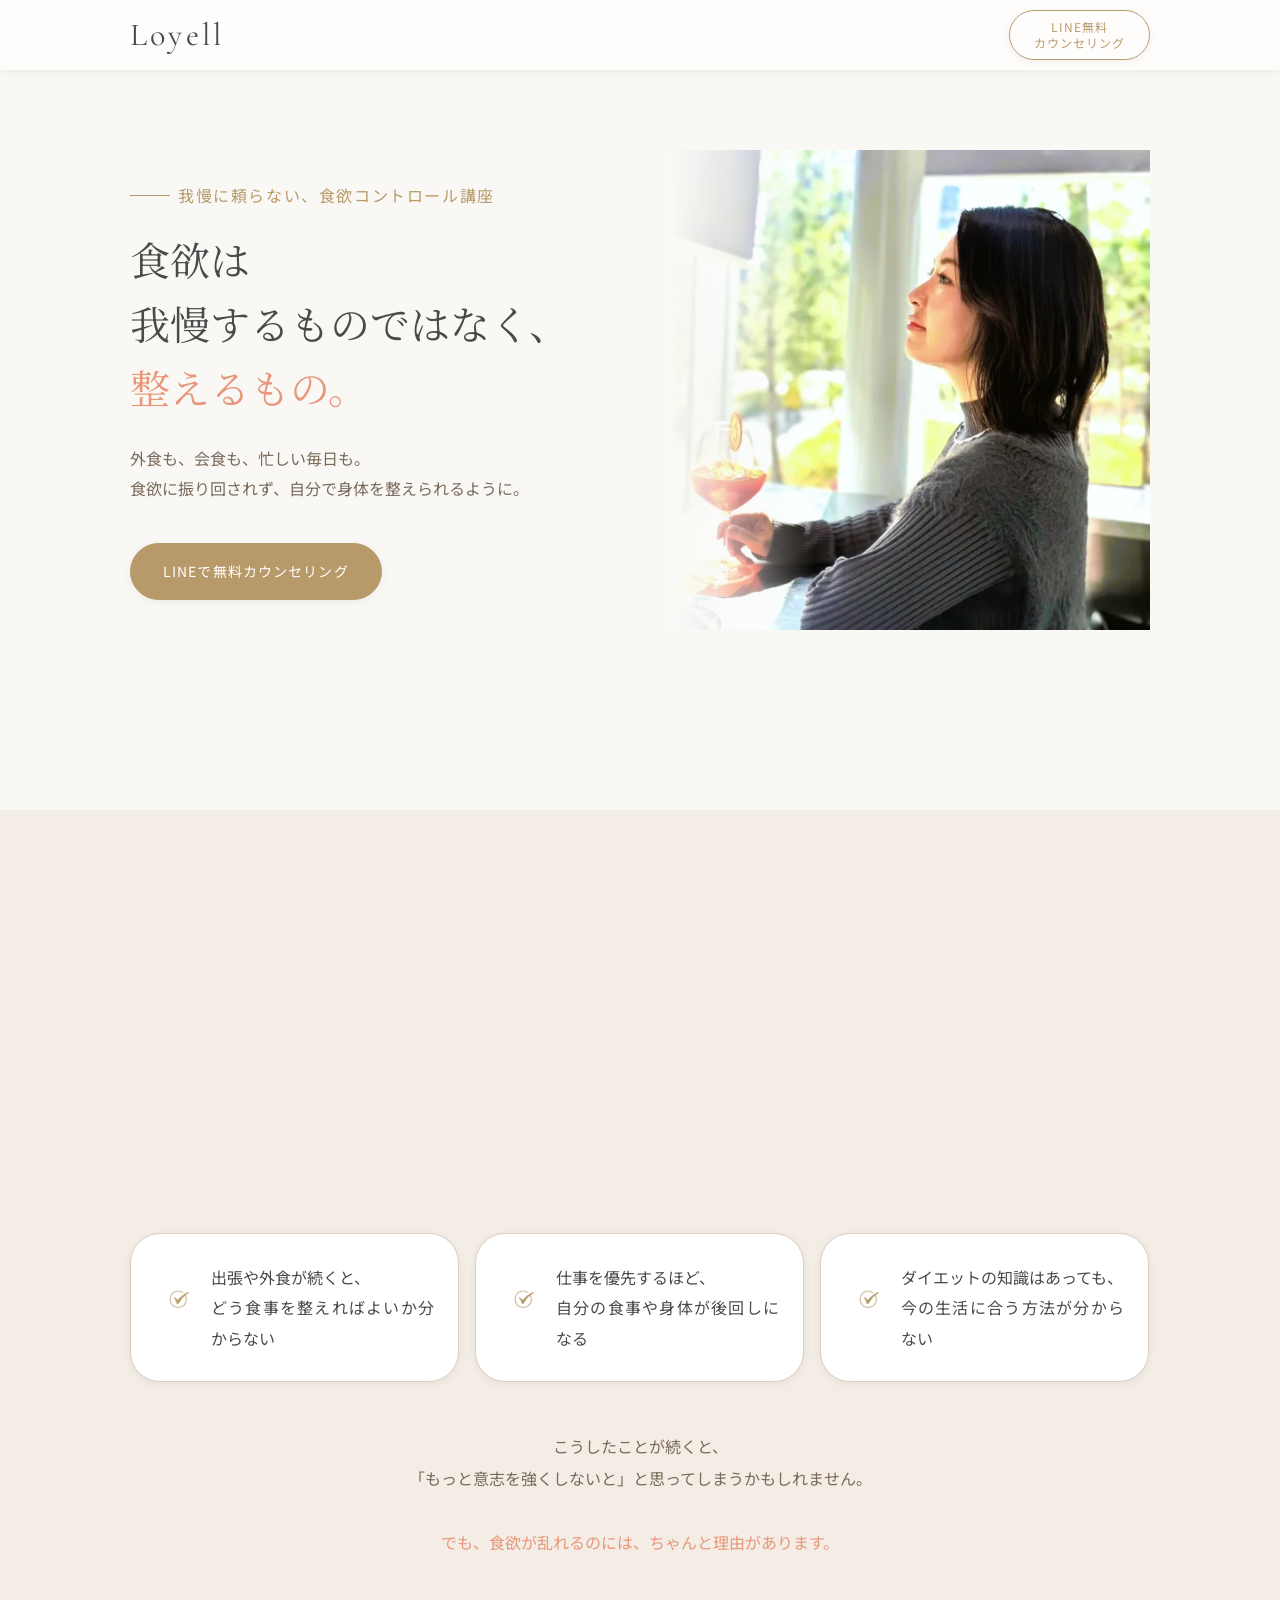
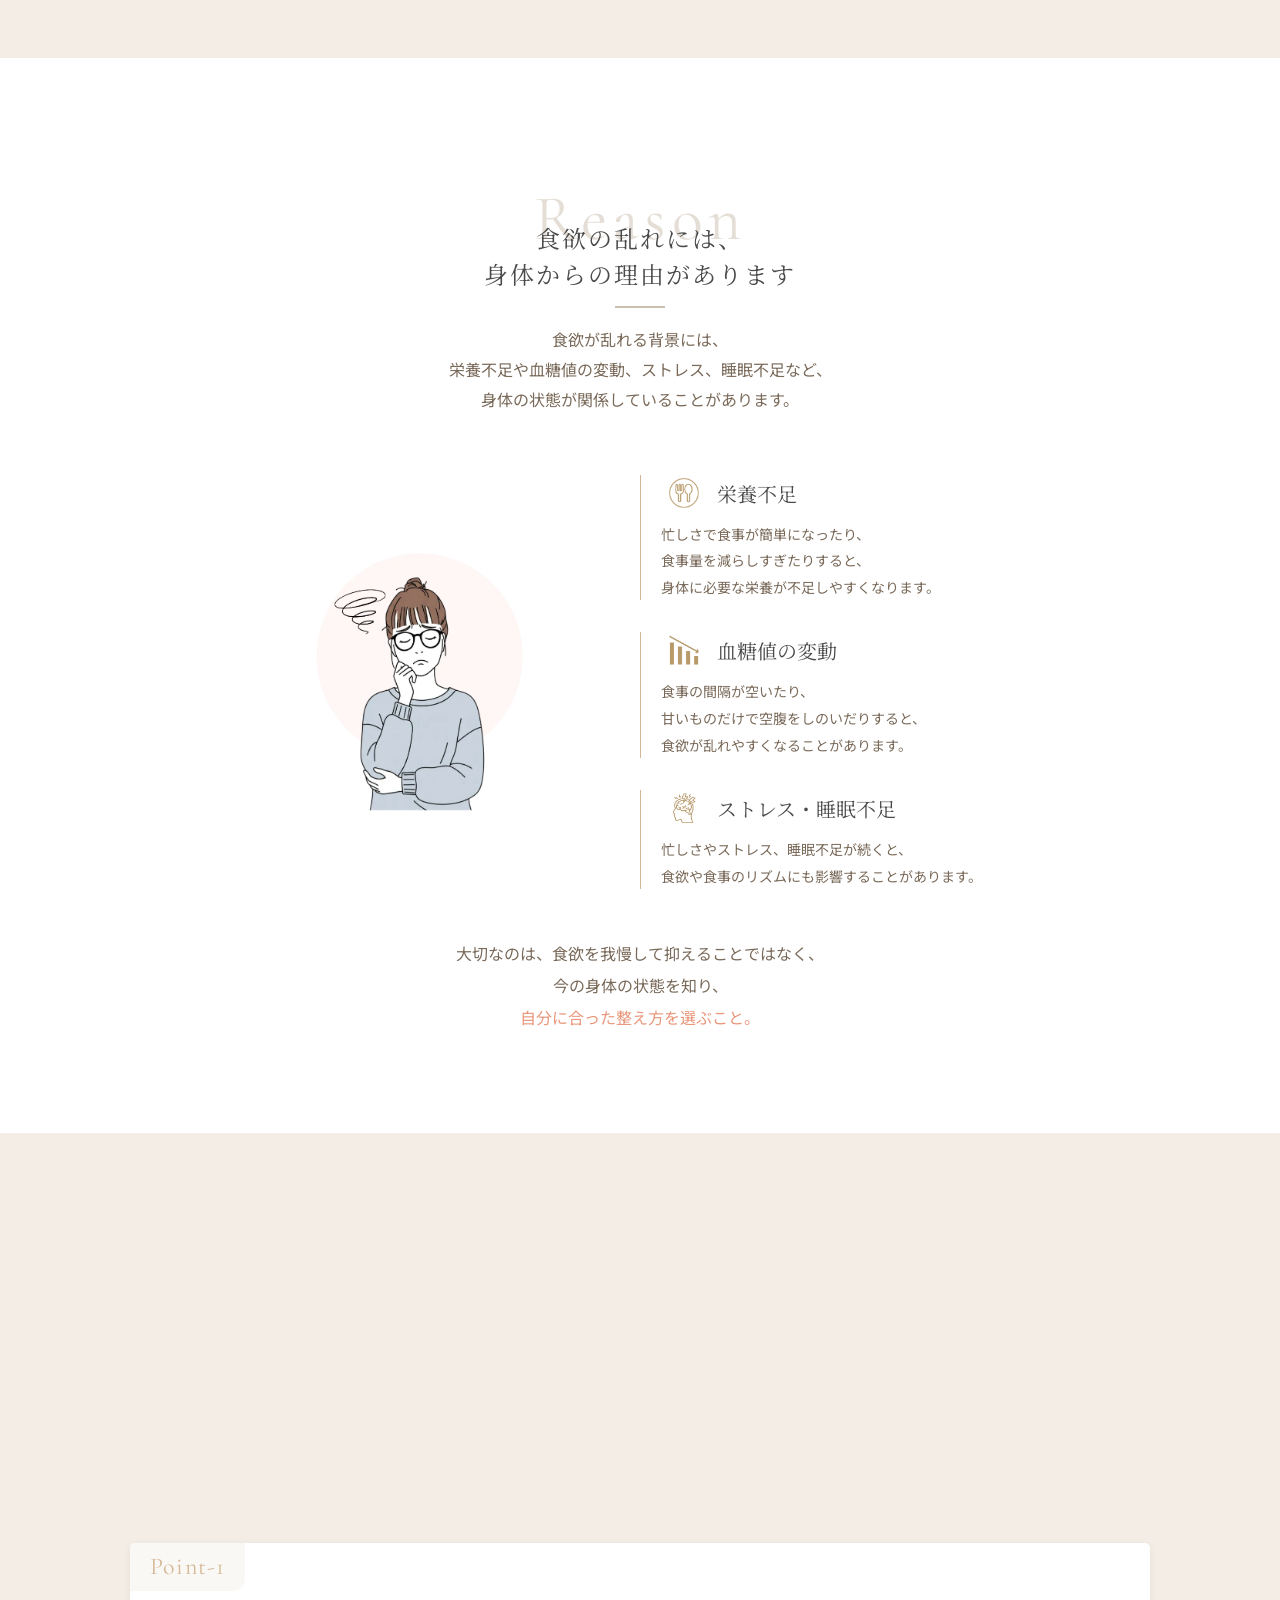
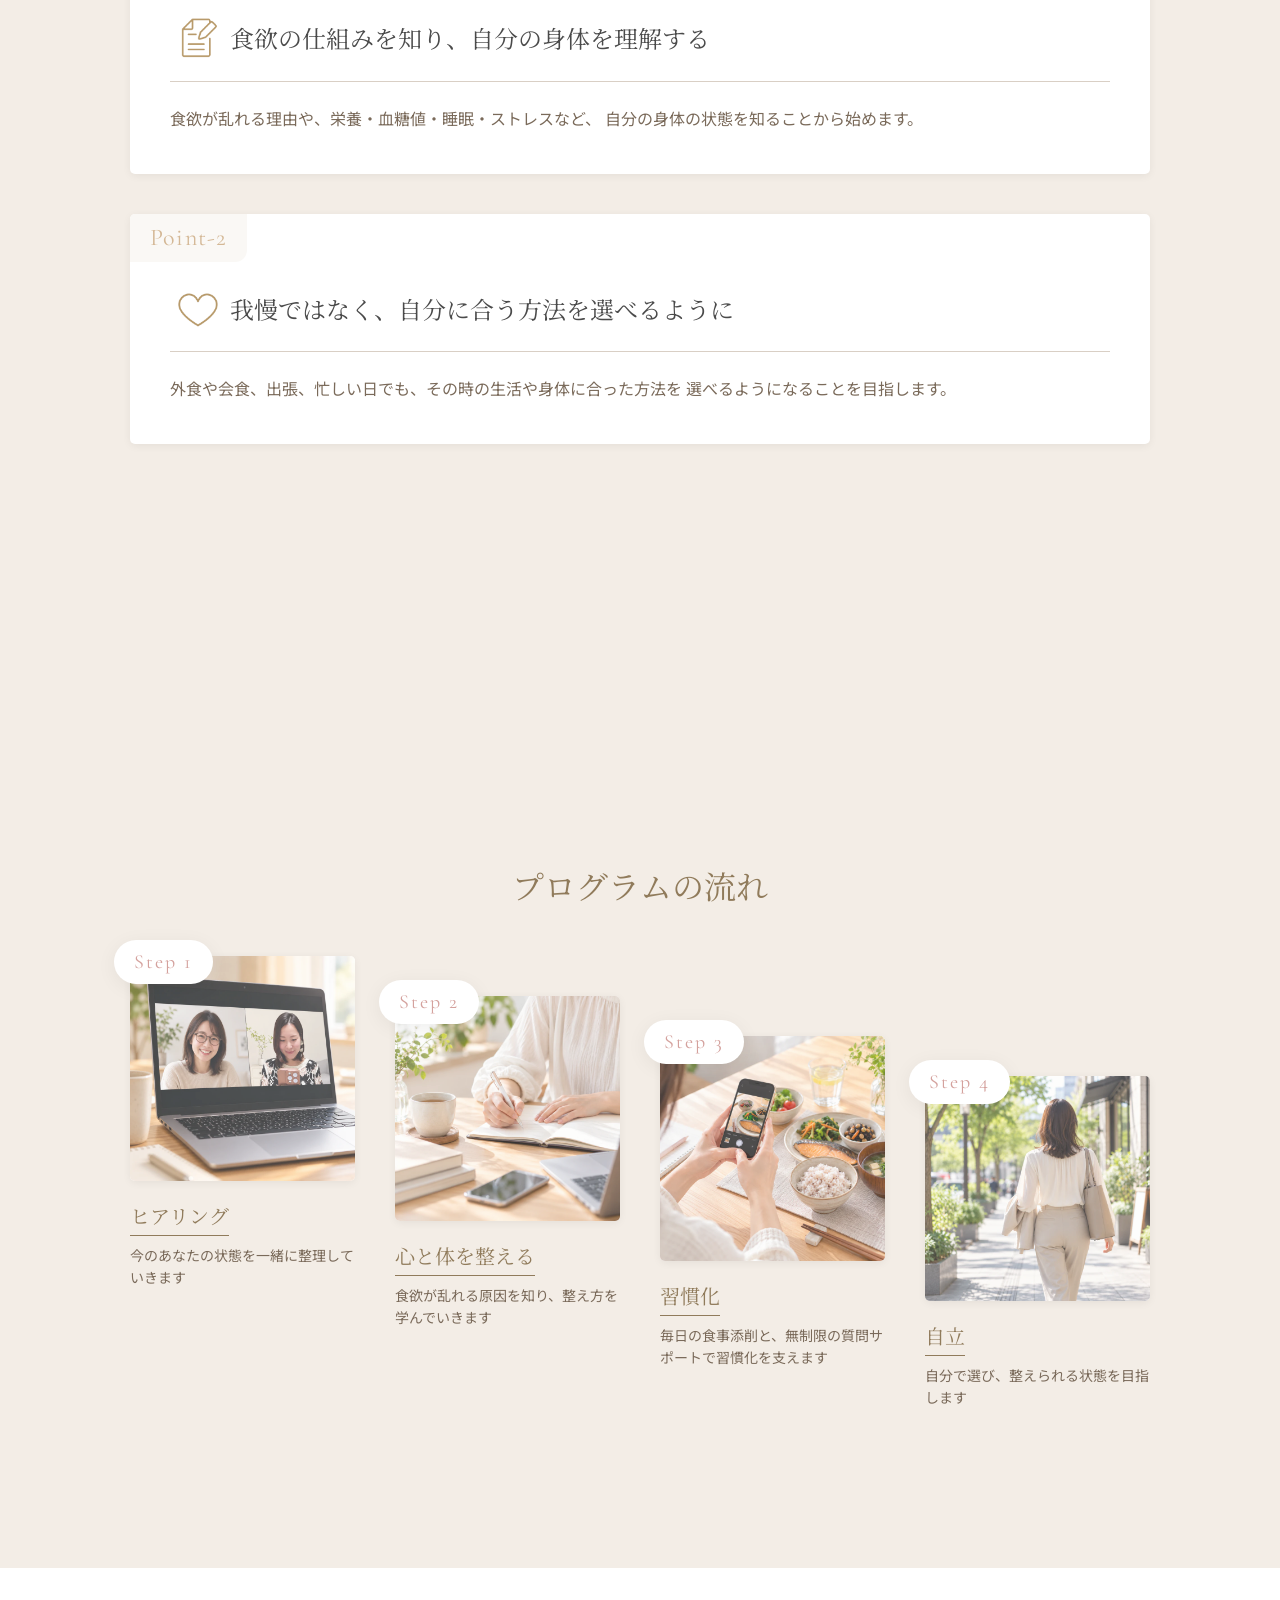
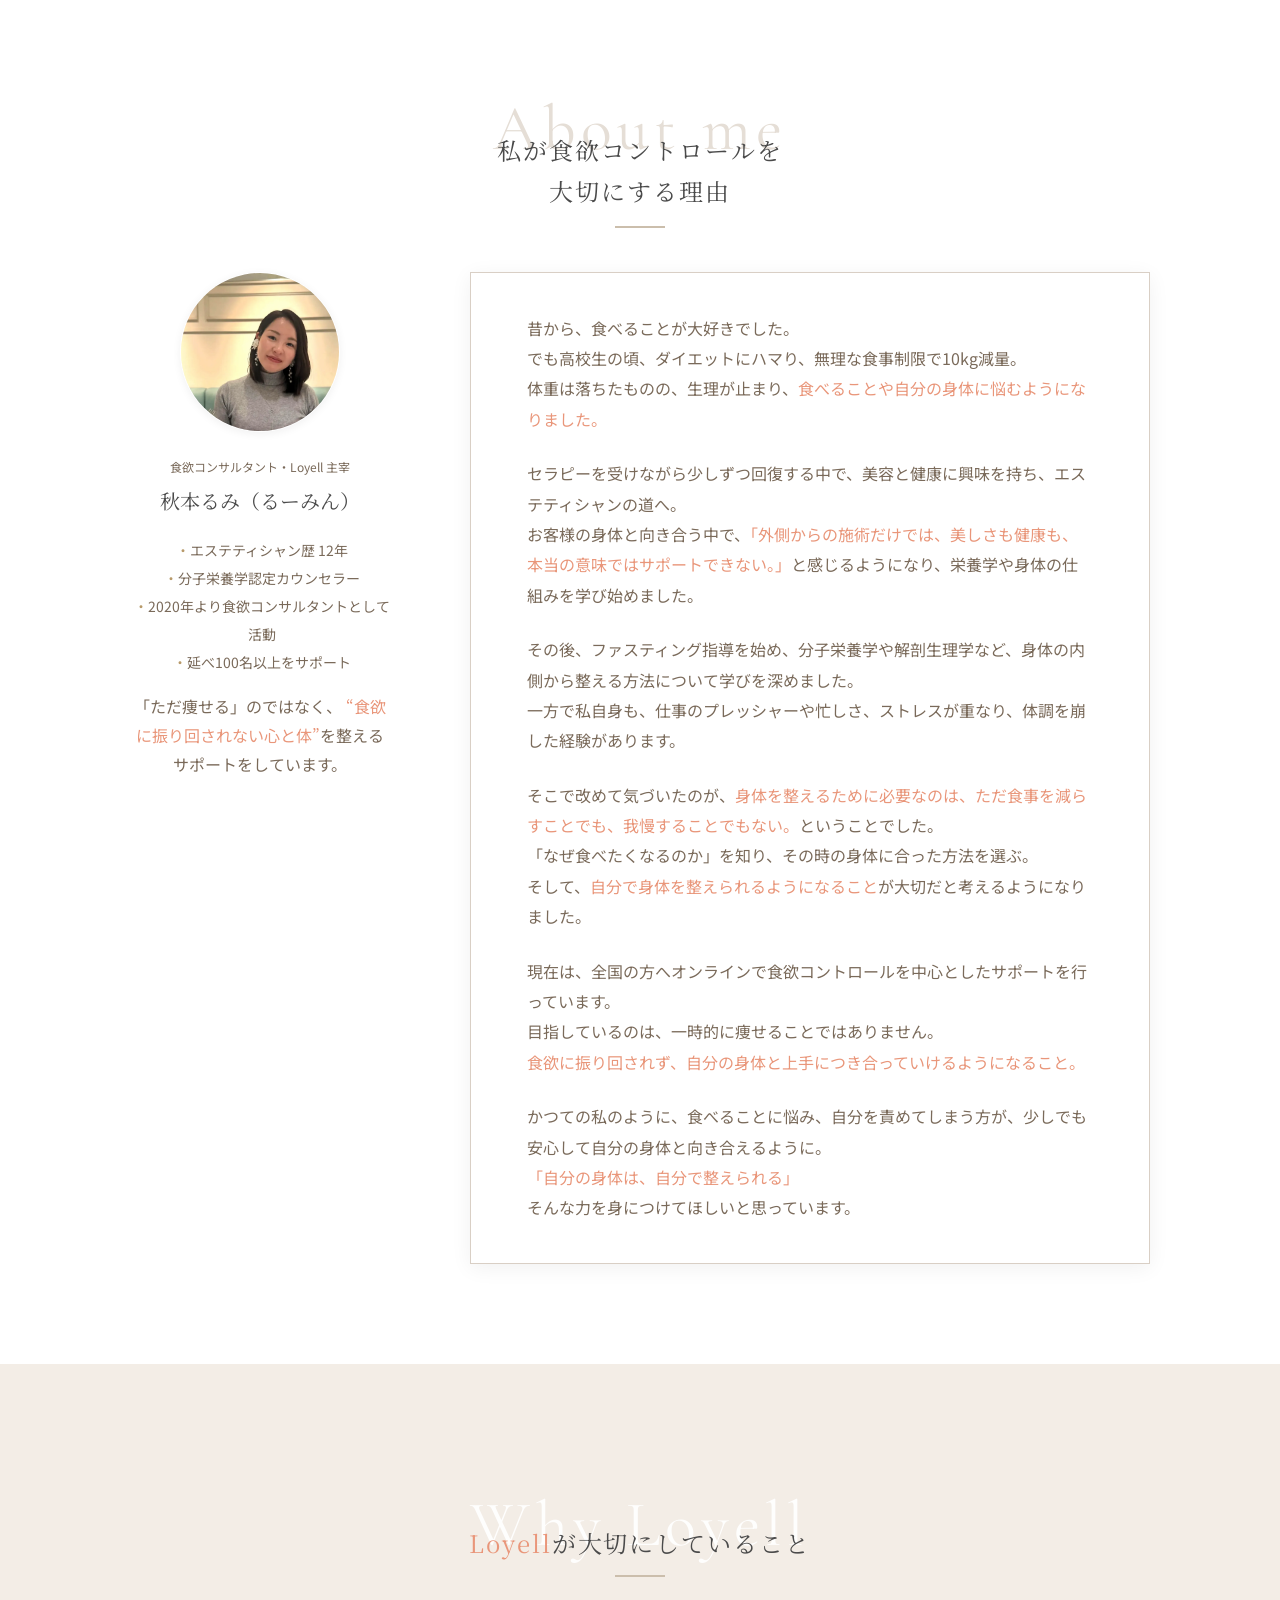
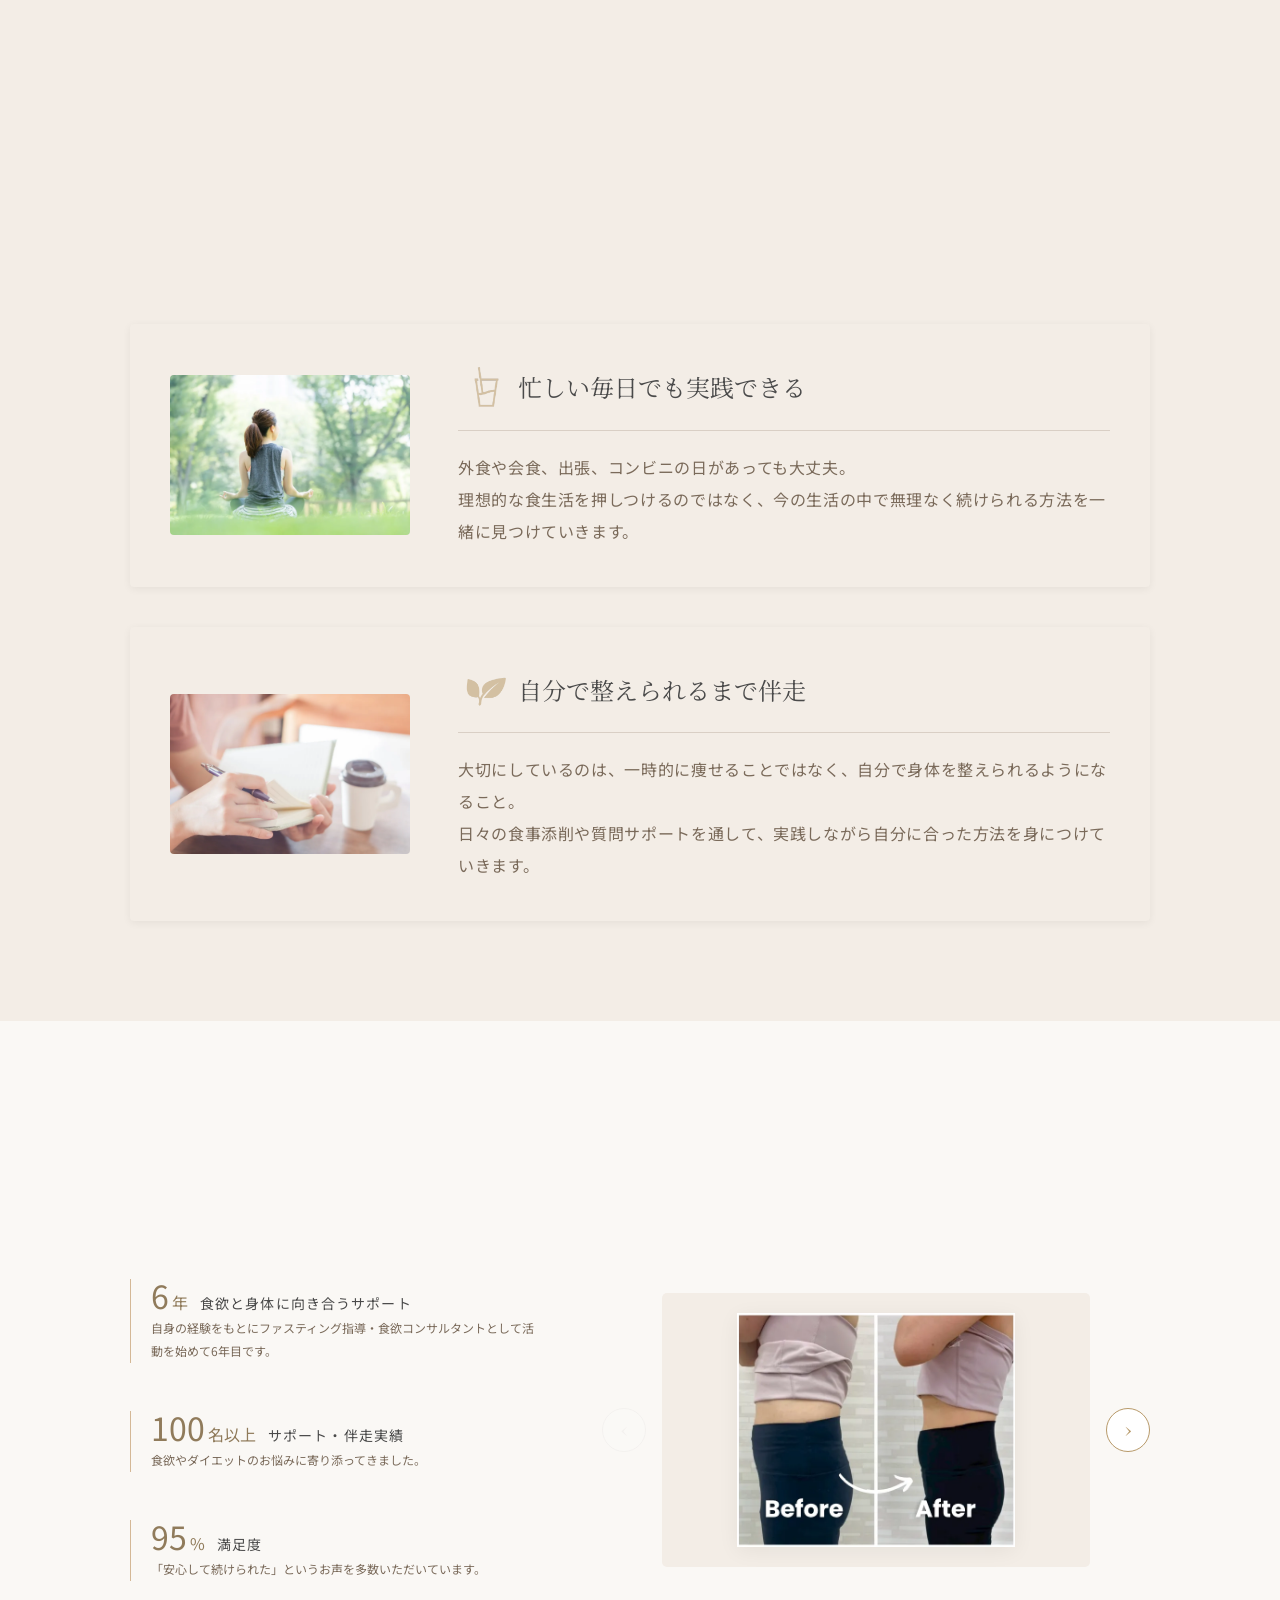
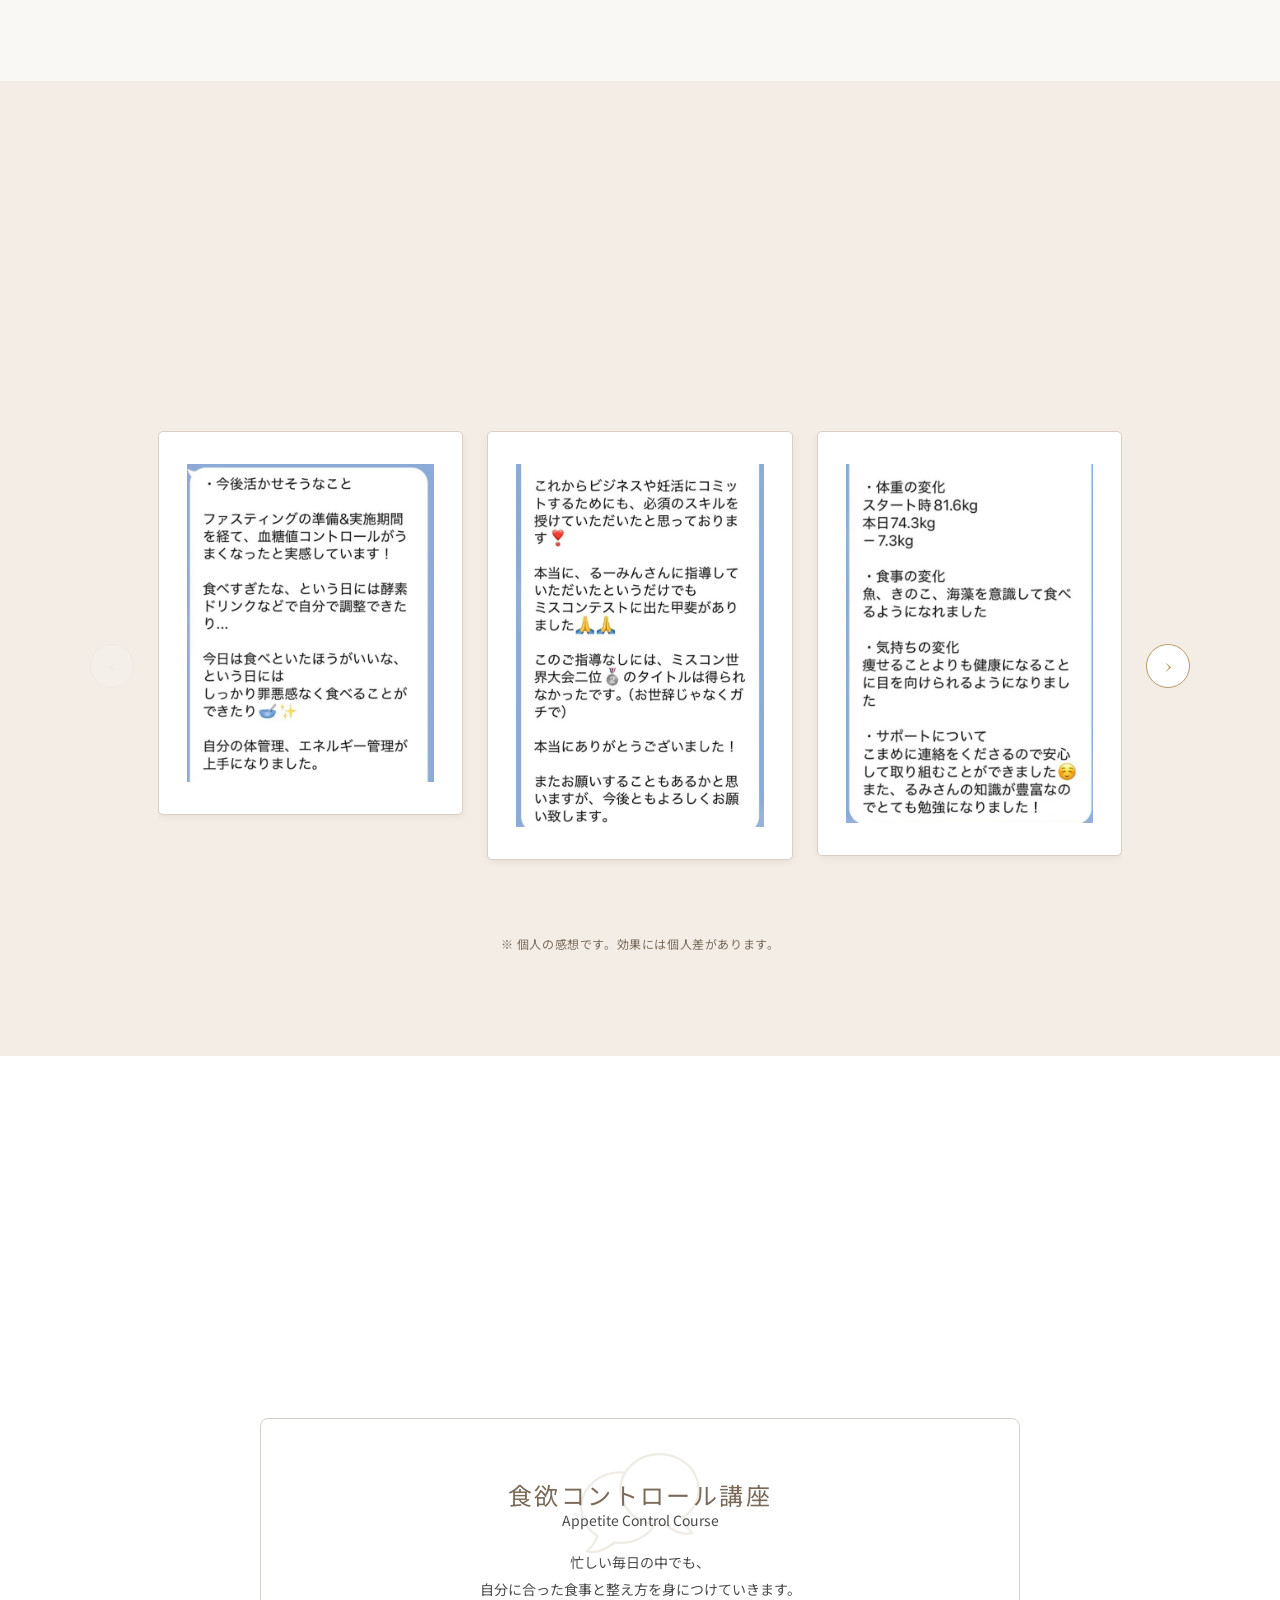
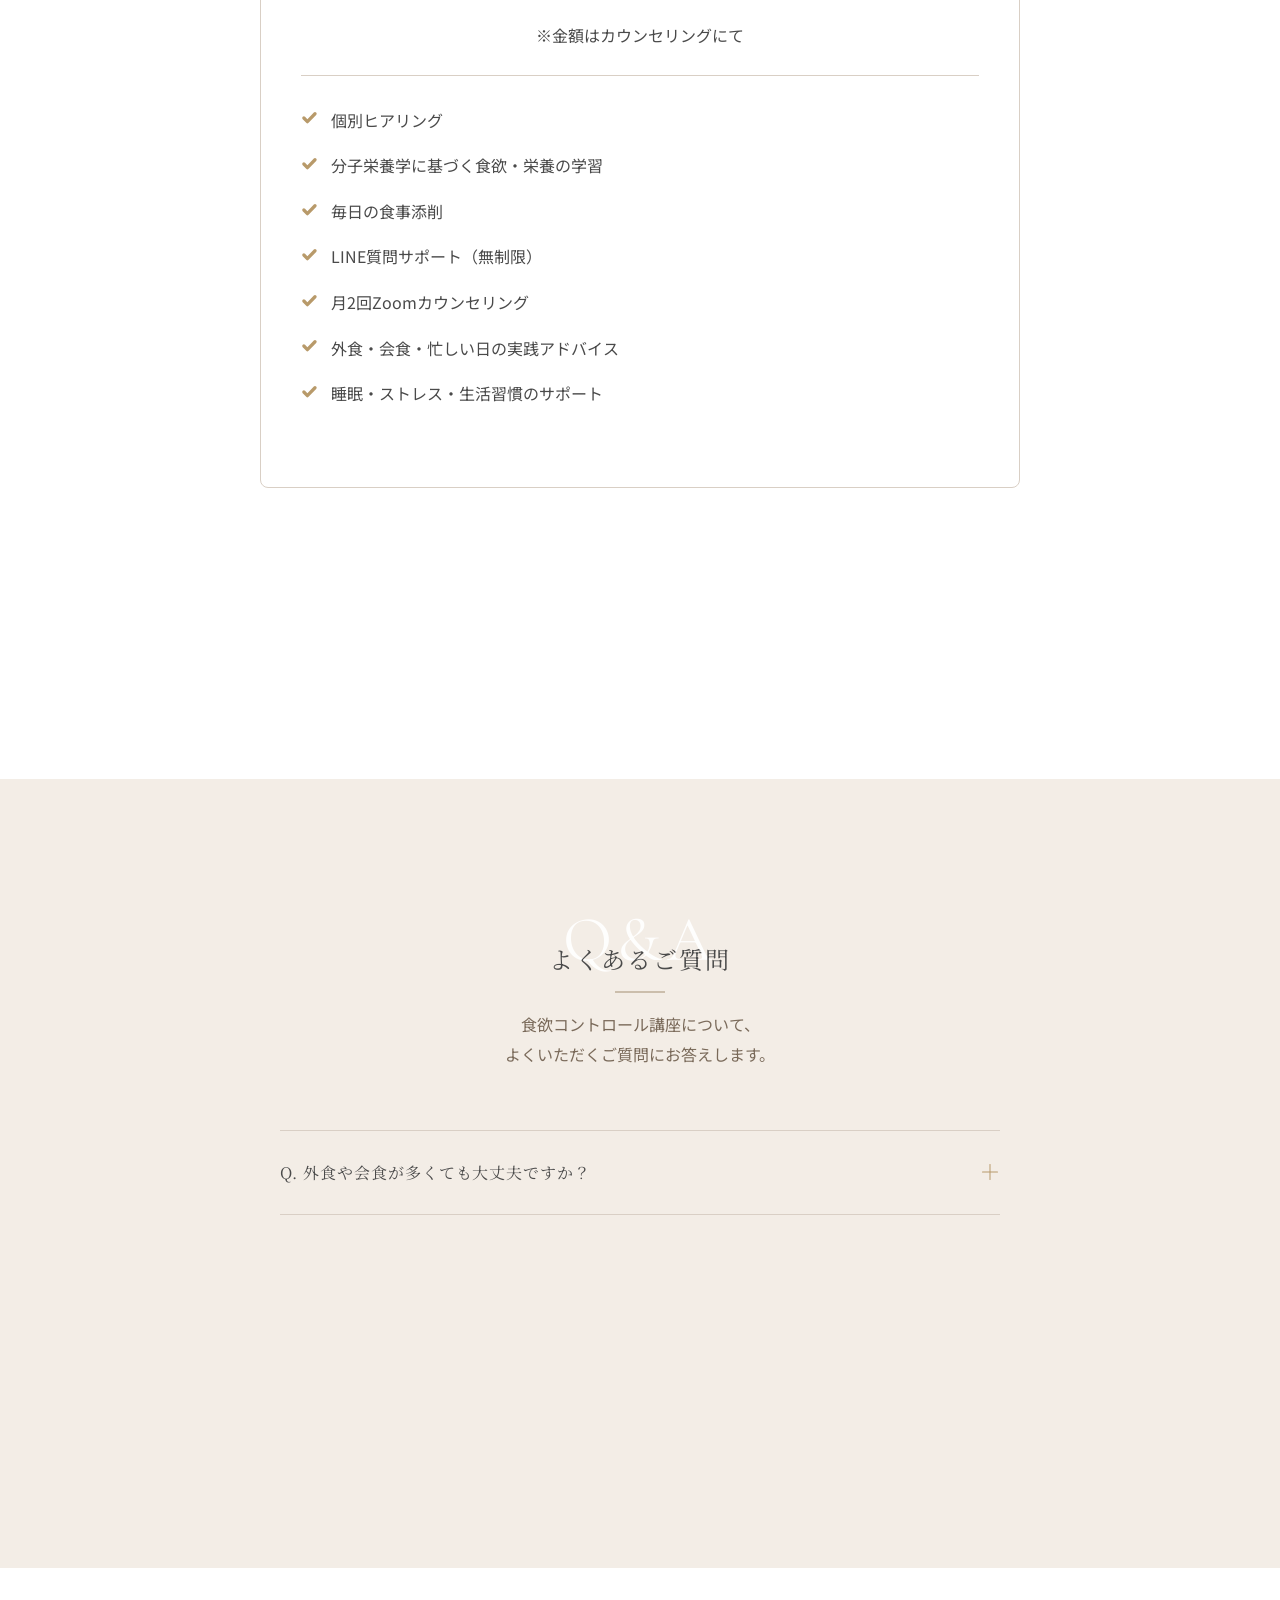
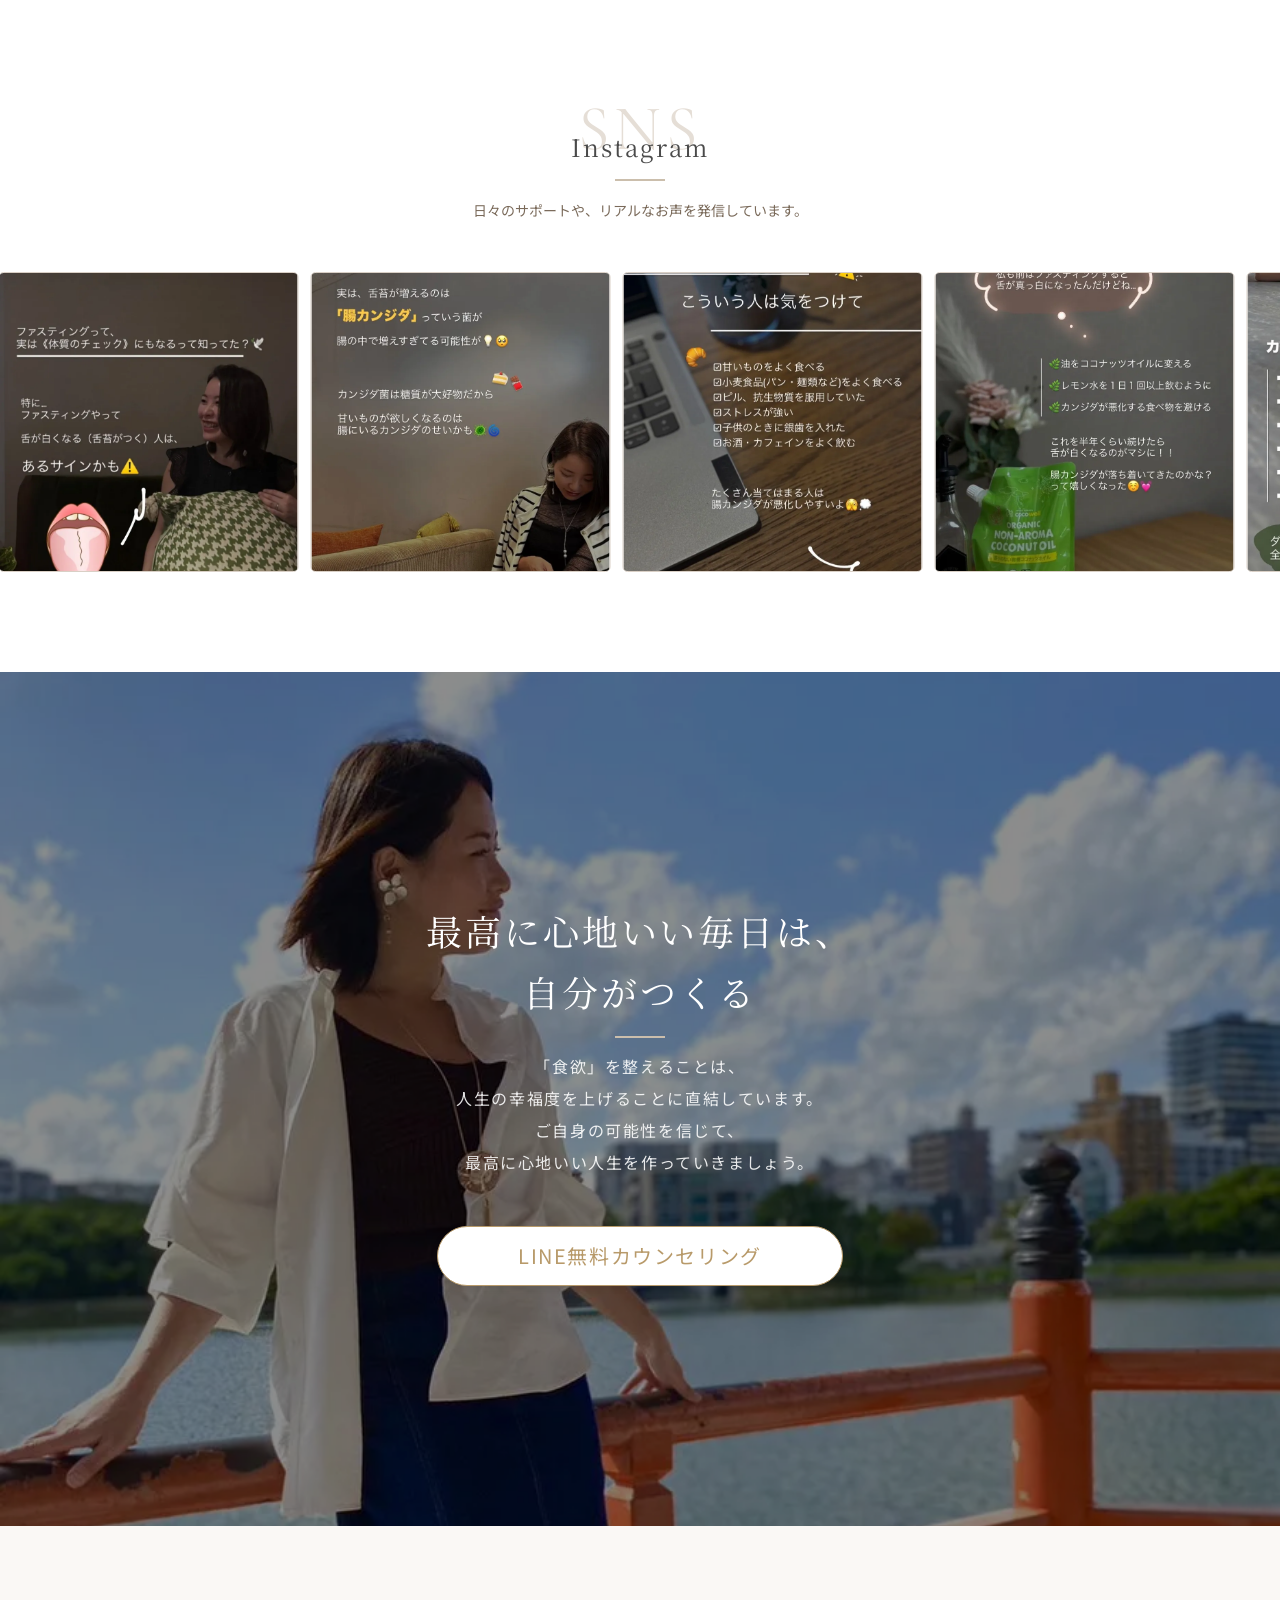
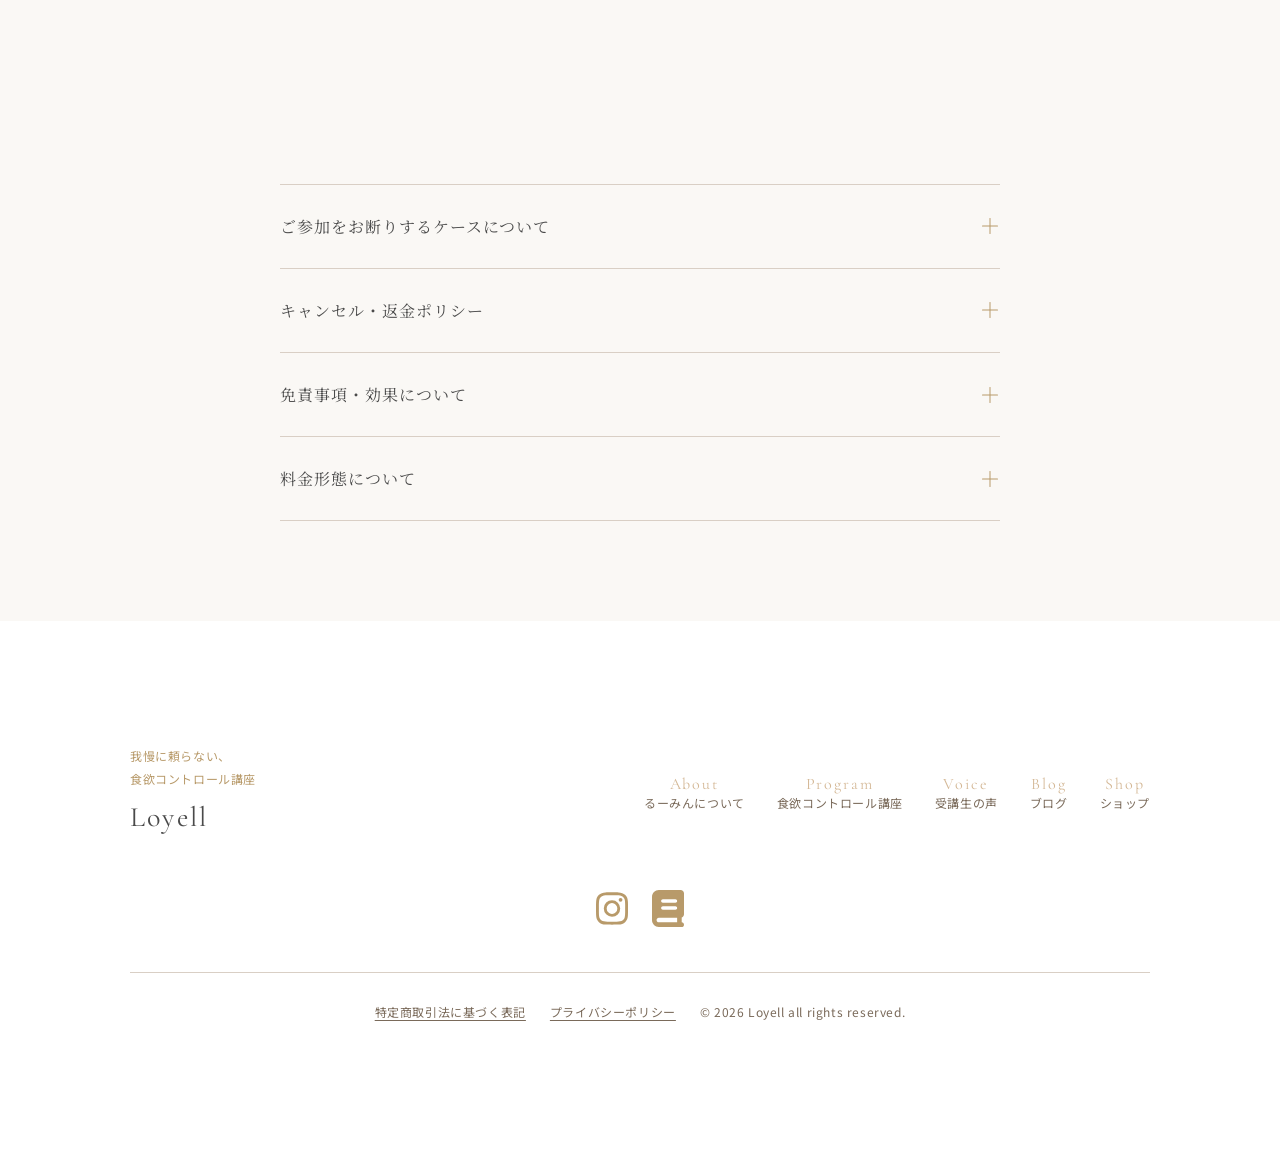
<file: index.html>
<!doctype html>
<html lang="ja">
	<head>
		<meta charset="UTF-8" />
		<meta name="viewport" content="width=device-width, initial-scale=1.0" />
		<title>Loyell｜秋本るみ 食欲コントロール講座</title>

		<link rel="preconnect" href="https://fonts.googleapis.com" />
		<link rel="preconnect" href="https://fonts.gstatic.com" crossorigin />
		<link
			href="https://fonts.googleapis.com/css2?family=Cormorant+Garamond:wght@300;400&family=Noto+Serif+JP:wght@300;400&family=Noto+Sans+JP:wght@300;400&display=swap"
			rel="stylesheet"
			media="print"
			onload="this.media = 'all'"
		/>
		<noscript>
			<link
				href="https://fonts.googleapis.com/css2?family=Cormorant+Garamond:wght@300;400&family=Noto+Serif+JP:wght@300;400&family=Noto+Sans+JP:wght@300;400&display=swap"
				rel="stylesheet"
			/>
		</noscript>

		<meta
			name="description"
			content="分子栄養学に基づき「しっかり食べて痩せる」体質改善。食欲が止まらない、頑張っても痩せない20代〜50代の女性へ。秋本るみ主宰のLoyellで自走できる美を手に入れましょう。"
		/>
		<meta
			name="keywords"
			content="食欲コントロール,分子栄養学,ファスティング,ダイエット,体質改善,痩せたい,食べ痩せ,Loyell,秋本るみ"
		/>

		<!-- 公開時は以下を外す -->
		<meta name="robots" content="index,follow" />

		<meta property="og:title" content="Loyell｜秋本るみ 食欲コントロール講座" />
		<meta
			property="og:description"
			content="【頑張るダイエットは、もう終わり】リバウンドや食欲に悩む20代〜40代の女性へ。分子栄養学に基づいたアプローチで食欲を整え、「しっかり食べて痩せる」体質改善をサポートします。"
		/>
		<meta property="og:image" content="https://rumin-loyell.com/images/rumi2.webp" />
		<meta property="og:url" content="https://rumin-loyell.com/" />
		<meta property="og:type" content="website" />
		<meta property="og:site_name" content="Loyell" />

		<!-- Custom CSS -->
		<link rel="stylesheet" href="css/style.css" />

		<!-- favicon -->
		<link rel="icon" href="images/logo.svg" type="image/svg+xml" />

		<!-- jQuery(→読み込みなし) -->
		<!-- JS -->
		<script src="https://cdn.jsdelivr.net/npm/swiper@11/swiper-bundle.min.js" defer></script>

		<script src="js/main.js" defer></script>
	</head>
	<body>
		<!-- ========================================
    1.ヘッダーエリア
  ======================================== -->
		<header class="header">
			<div class="header__inner">
				<!-- ロゴ -->
				<h1><a href="index.html" class="header__logo">Loyell</a></h1>

				<!-- グローバルナビゲーション
      <nav class="header__nav">
        <ul class="header__nav-list">
          <li class="header__nav-item"><a href="#" class="header__nav-link">About</a></li>
          <li class="header__nav-item"><a href="#" class="header__nav-link">Profile</a></li>
          <li class="header__nav-item"><a href="#" class="header__nav-link">Menu</a></li>
          <li class="header__nav-item"><a href="#" class="header__nav-link">Voice</a></li>
          <li class="header__nav-item"><a href="#" class="header__nav-link">Approach</a></li>
          <li class="header__nav-item"><a href="#" class="header__nav-link">Blog</a></li>
          <li class="header__nav-item"><a href="#" class="header__nav-link">Shop</a></li>
        </ul>
      </nav> -->

				<!-- CTAボタン（ヘッダー右） -->
				<a
					href="https://line.me/R/ti/p/@292hawyc?oat_content=url"
					class="btn btn--header"
					target="_blank"
					rel="noopener noreferrer"
					>LINE無料<br />カウンセリング</a
				>
			</div>
		</header>
		<main>
			<!-- ========================================
      2.ヒーローセクション
    ======================================== -->
			<section class="hero l-common" id="hero">
				<div class="hero__inner">
					<!-- 左：テキストエリア -->
					<div class="hero__text">
						<p class="hero__tag">我慢に頼らない、食欲コントロール講座</p>
						<h2 class="hero__title">
							食欲は<br />
							我慢するものではなく、<br />
							<span class="strong">整えるもの。</span>
						</h2>
						<p class="hero__desc">
							外食も、会食も、忙しい毎日も。<br />
							食欲に振り回されず、自分で身体を整えられるように。
						</p>
						<a
							href="https://line.me/R/ti/p/@292hawyc?oat_content=url"
							class="btn btn--primary"
							target="_blank"
							rel="noopener noreferrer"
							>LINEで無料カウンセリング</a
						>
					</div>

					<!-- 右：メイン画像 -->
					<div class="hero__image">
						<div class="hero__image-placeholder">
							<img
								class="hero__image-icon"
								src="images/rumi2.webp"
								alt="秋本るみ画像"
								fetchpriority="high"
							/>
							<div class="hero__overlay"></div>
						</div>
					</div>
				</div>
			</section>

			<!-- ========================================
      4.問題提起セクション worries
    ======================================== -->
			<section class="worries l-common" id="worries">
				<div class="worries__inner">
					<!-- セクションタイトル -->
					<div class="worries__header common__header js-fadeside">
						<span class="worries__header-title--en common__header-title--en">Check list</span>
						<h2 class="worries__title common__header-title">こんな毎日になっていませんか？</h2>
					</div>

					<!-- お悩みカードグリッド -->
					<ul class="worries__grid js-fadeup">
						<!-- カード1 -->
						<li class="worries__card js-fadeup">
							<p class="worries__card-text">
								忙しい日は食事が適当になり、<br />夜になると食欲が強くなる
							</p>
						</li>

						<!-- カード2 -->
						<li class="worries__card js-fadeup">
							<p class="worries__card-text">
								仕事中の空腹を、<br />コーヒーや甘いものでごまかしてしまう
							</p>
						</li>

						<!-- カード3 -->
						<li class="worries__card js-fadeup">
							<p class="worries__card-text">
								会食の翌日は食事を抜いて、<br />なんとか調整しようとする
							</p>
						</li>

						<!-- カード4 -->
						<li class="worries__card js-fadeup">
							<p class="worries__card-text">
								出張や外食が続くと、<br />どう食事を整えればよいか分からない
							</p>
						</li>

						<!-- カード5 -->
						<li class="worries__card js-fadeup">
							<p class="worries__card-text">
								仕事を優先するほど、<br />自分の食事や身体が後回しになる
							</p>
						</li>

						<!-- カード6 -->
						<li class="worries__card js-fadeup">
							<p class="worries__card-text">
								ダイエットの知識はあっても、<br />今の生活に合う方法が分からない
							</p>
						</li>
					</ul>

					<div class="worries__footer common__footer js-fadeup">
						<p class="worries__footer-text common__footer-text">
							こうしたことが続くと、<br />
							「もっと意志を強くしないと」と思ってしまうかもしれません。<br /><br />
							<strong>でも、食欲が乱れるのには、ちゃんと理由があります。</strong>
						</p>
					</div>
				</div>
			</section>

			<!-- ========================================
    5.理由セクション reason
  ======================================== -->
			<section class="reason l-common js-fadeup" id="reason">
				<div class="reason__inner wrapper">
					<div class="reason__header common__header js-fadeside">
						<span class="reason__header-title--en common__header-title--en">Reason</span>

						<h2 class="reason__header-title common__header-title">
							食欲の乱れには、<br />身体からの理由があります
						</h2>

						<p class="reason__lead common__read">
							食欲が乱れる背景には、<br />栄養不足や血糖値の変動、ストレス、睡眠不足など、<br />身体の状態が関係していることがあります。
						</p>
					</div>

					<div class="reason__container">
						<div class="reason__image-area js-fadeup">
							<img
								src="images/onayami4.webp"
								alt="なぜ食べてしまうのか悩む女性のイラスト"
								class="reason__main-image"
							/>
						</div>

						<ul class="reason__stats js-fadeup">
							<li class="reason__stat-item js-fadeup">
								<div class="reason__stat-body">
									<h3 class="reason__stat-title common__box-title">栄養不足</h3>
									<p class="reason__stat-desc">
										忙しさで食事が簡単になったり、<br />食事量を減らしすぎたりすると、<br />身体に必要な栄養が不足しやすくなります。
									</p>
								</div>
							</li>

							<li class="reason__stat-item js-fadeup">
								<div class="reason__stat-body">
									<h3 class="reason__stat-title reason__stat-title--item2 common__box-title">
										血糖値の変動
									</h3>
									<p class="reason__stat-desc">
										食事の間隔が空いたり、<br />甘いものだけで空腹をしのいだりすると、<br />食欲が乱れやすくなることがあります。
									</p>
								</div>
							</li>

							<li class="reason__stat-item js-fadeup">
								<div class="reason__stat-body">
									<h3 class="reason__stat-title reason__stat-title--item3 common__box-title">
										ストレス・睡眠不足
									</h3>
									<p class="reason__stat-desc">
										忙しさやストレス、睡眠不足が続くと、<br />食欲や食事のリズムにも影響することがあります。
									</p>
								</div>
							</li>
						</ul>
					</div>

					<div class="reason__footer common__footer js-fadeup">
						<p class="reason__footer-text common__footer-text">
							大切なのは、食欲を我慢して抑えることではなく、<br />
							今の身体の状態を知り、<br />
							<strong>自分に合った整え方を選ぶこと。</strong>
						</p>
					</div>
				</div>
			</section>

			<!-- ========================================
  6.アプローチ＆流れセクション approach
======================================== -->
			<section class="approach l-common" id="approach">
				<div class="approach__inner wrapper">
					<div class="approach__header common__header js-fadeside">
						<span class="approach__header-title--en common__header-title--en">Approach</span>
						<h2 class="approach__title common__header-title">
							食欲コントロールで、<br><strong>身につけていくこと</strong>
						</h2>
						<p class="approach__lead common__read">
							我慢するのではなく、自分の身体を知ることから。<br />
							自分に合った整え方を身につけていきます。
						</p>
					</div>

					<ul class="approach__list">
						<!-- アプローチ 01 -->
						<li class="approach__item js-fadeup">
							<span class="approach__item-step common__box-num">Point-1</span>

							<!-- 右：テキスト -->
							<div class="approach__item-body">
								<h3
									class="common__box-title approach__flow-card-title approach__flow-card-title--item1"
								>
									食欲の仕組みを知り、自分の身体を理解する
								</h3>
								<p class="approach__item-desc">
									食欲が乱れる理由や、栄養・血糖値・睡眠・ストレスなど、
									自分の身体の状態を知ることから始めます。
								</p>
							</div>
						</li>

						<!-- アプローチ 02 -->
						<li class="approach__item js-fadeup">
							<span class="approach__item-step common__box-num">Point-2</span>

							<!-- 右：テキスト -->
							<div class="approach__item-body">
								<h3
									class="common__box-title approach__flow-card-title approach__flow-card-title--item2"
								>
									我慢ではなく、自分に合う方法を選べるように
								</h3>
								<p class="approach__item-desc">
									外食や会食、出張、忙しい日でも、その時の生活や身体に合った方法を
									選べるようになることを目指します。
								</p>
							</div>
						</li>

						<!-- アプローチ 03 -->
						<li class="approach__item js-fadeup">
							<span class="approach__item-step common__box-num">Point-3</span>

							<div class="approach__item-body">
								<h3
									class="common__box-title approach__flow-card-title approach__flow-card-title--item3"
								>
									崩れても戻せる、自分で整えられる身体へ
								</h3>
								<p class="approach__item-desc">
									食べすぎたり生活リズムが乱れたりしても、失敗と考えず、
									自分で立て直し、整えられるようになることを目指します。
								</p>
							</div>
						</li>
					</ul>

					<div class="approach__flow js-fadeup">
						<!-- 背景の線 -->
						<div class="approach__flow-bg-line">
							<img src="images/line.svg" alt="背景の線のイラスト" />
						</div>

						<!-- 流れの見出し -->
						<h3 class="approach__flow-title">プログラムの流れ</h3>

						<!-- 流れカード4枚（横並び） -->
						<div class="approach__flow-cards">
							<!-- Step 1：ヒアリング -->
							<div class="approach__flow-card js-fadeup">
								<div class="approach__flow-card-image">
									<picture>
										<source media="(max-width: 767px)" srcset="images/nagare1.webp" />
										<img
											src="images/nagare1.webp"
											alt="ヒアリングのイメージ"
											width="420"
											height="420"
											loading="lazy"
										/>
									</picture>
									<div class="approach__flow-card-overlay"></div>
								</div>
								<p class="approach__flow-card-day">Step 1</p>

								<h4 class="approach__flow-card-name">ヒアリング</h4>
								<p class="approach__flow-card-desc">今のあなたの状態を一緒に整理していきます</p>
							</div>

							<!-- Step 2：心と体を整える -->
							<div class="approach__flow-card js-fadeup">
								<div class="approach__flow-card-image">
									<picture>
										<source media="(max-width: 767px)" srcset="images/nagare2.webp" />
										<img
											src="images/nagare2.webp"
											alt="心と体を整えるイメージ"
											width="420"
											height="420"
											loading="lazy"
										/>
									</picture>
									<div class="approach__flow-card-overlay"></div>
								</div>
								<p class="approach__flow-card-day">Step 2</p>
								<h4 class="approach__flow-card-name">心と体を整える</h4>
								<p class="approach__flow-card-desc">食欲が乱れる原因を知り、整え方を学んでいきます</p>
							</div>

							<!-- Step 3：習慣化 -->
							<div class="approach__flow-card js-fadeup">
								<div class="approach__flow-card-image">
									<picture>
										<source media="(max-width: 767px)" srcset="images/nagare3.webp" />
										<img
											src="images/nagare3.webp"
											alt="習慣化のイメージ"
											width="420"
											height="420"
											loading="lazy"
										/>
									</picture>
									<div class="approach__flow-card-overlay"></div>
								</div>
								<p class="approach__flow-card-day">Step 3</p>
								<h4 class="approach__flow-card-name">習慣化</h4>
								<p class="approach__flow-card-desc">毎日の食事添削と、無制限の質問サポートで習慣化を支えます</p>
							</div>

							<!-- Step 4：自立 -->
							<div class="approach__flow-card js-fadeup">
								<div class="approach__flow-card-image">
									<picture>
										<source media="(max-width: 767px)" srcset="images/nagare4.webp" />
										<img
											src="images/nagare4.webp"
											alt="自分で選び、整えるイメージ"
											width="420"
											height="420"
											loading="lazy"
										/>
									</picture>
									<div class="approach__flow-card-overlay"></div>
								</div>
								<p class="approach__flow-card-day">Step 4</p>
								<h4 class="approach__flow-card-name">自立</h4>
								<p class="approach__flow-card-desc">自分で選び、整えられる状態を目指します</p>
							</div>
						</div>
					</div>
				</div>
			</section>

			<!-- ========================================
      3.About（運営者ストーリー）セクション
    ======================================== -->
			<section class="about l-common" id="about">
				<div class="about__header common__header wrapper js-fadeup">
					<span class="about__header-title--en common__header-title--en">About me</span>
					<h2 class="about__title common__header-title">
						私が食欲コントロールを<br />大切にする理由
					</h2>
				</div>

				<div class="about__inner wrapper">
					<!-- 左：プロフィール画像 + プロフィール情報 -->
					<div class="about__profile js-fadeup">
						<picture>
							<source media="(max-width: 767px)" srcset="images/rumi3-sp.webp" />
							<img
								class="about__profile-image"
								src="images/rumi3.webp"
								alt="秋本るみのプロフィール画像"
								width="158"
								height="158"
								loading="lazy"
							/>
						</picture>
						<!-- プロフィールテキスト -->
						<div class="about__profile-text">
							<p class="about__profile-role">食欲コンサルタント・Loyell 主宰</p>
							<p class="about__profile-name">秋本るみ（るーみん）</p>
							<ul class="about__profile-list">
								<li class="about__profile-list-item">エステティシャン歴 12年</li>
								<li class="about__profile-list-item">分子栄養学認定カウンセラー</li>
								<li class="about__profile-list-item">2020年より食欲コンサルタントとして活動</li>
								<li class="about__profile-list-item">延べ100名以上をサポート</li>
							</ul>
							<p class="about__profile-note">
								「ただ痩せる」のではなく、<strong> “食欲に振り回されない心と体”</strong
								>を整えるサポートをしています。
							</p>
						</div>
					</div>
					<!-- 右：ストーリーテキスト -->
					<div class="about__story js-fadeup">
						<div class="about__text-area">
							<p class="about__text">
								昔から、食べることが大好きでした。<br />
								でも高校生の頃、ダイエットにハマり、無理な食事制限で10kg減量。<br />
								体重は落ちたものの、生理が止まり、<strong
									>食べることや自分の身体に悩むようになりました。</strong
								>
							</p>
							<p class="about__text">
								セラピーを受けながら少しずつ回復する中で、美容と健康に興味を持ち、エステティシャンの道へ。<br />
								お客様の身体と向き合う中で、<strong
									>「外側からの施術だけでは、美しさも健康も、
									本当の意味ではサポートできない。」</strong
								>と感じるようになり、栄養学や身体の仕組みを学び始めました。
							</p>
							<p class="about__text">
								その後、ファスティング指導を始め、分子栄養学や解剖生理学など、身体の内側から整える方法について学びを深めました。<br />
								一方で私自身も、仕事のプレッシャーや忙しさ、ストレスが重なり、体調を崩した経験があります。
							</p>
							<p class="about__text">
								そこで改めて気づいたのが、<strong>身体を整えるために必要なのは、ただ食事を減らすことでも、我慢することでもない。</strong>ということでした。<br />
								「なぜ食べたくなるのか」を知り、その時の身体に合った方法を選ぶ。<br />
								そして、<strong>自分で身体を整えられるようになること</strong>が大切だと考えるようになりました。
							</p>
							<p class="about__text">
								現在は、全国の方へオンラインで食欲コントロールを中心としたサポートを行っています。<br />
								目指しているのは、一時的に痩せることではありません。<br />
								<strong
									>食欲に振り回されず、自分の身体と上手につき合っていけるようになること。</strong
								>
							</p>
							<p class="about__text">
								かつての私のように、食べることに悩み、自分を責めてしまう方が、少しでも安心して自分の身体と向き合えるように。<br />
								<strong>「自分の身体は、自分で整えられる」</strong><br />
								そんな力を身につけてほしいと思っています。
							</p>
						</div>
					</div>
				</div>
			</section>

			<!-- ========================================
11.選ばれる3つの理由セクション why
======================================== -->
			<section class="l-common why js-fadeup" id="why">
				<div class="why__inner wrapper">
					<!-- セクション見出し -->
					<div class="why__header common__header js-fadeside">
						<span class="why__header-en common__header-title--en">Why Loyell</span>
						<h2 class="why__title common__header-title"><strong>Loyell</strong>が大切にしていること</h2>
					</div>

					<!-- 3つの理由カードリスト -->
					<div class="why__list">
						<!-- ===== 理由1 ===== -->
						<div class="why__card js-fadeup">
							<!-- 左：画像エリア -->
							<div class="why__card-image">
								<img src="images/why1.webp" alt="イメージ画像" />
							</div>

							<!-- 右：テキストエリア -->
							<div class="why__card-body js-fadeup">
								<h3 class="common__box-title why__flow-card-title why__flow-card-title--item1">
									一人ひとりの原因から考える
								</h3>

								<p class="why__card-text">
									食欲が乱れる理由は、人によって異なります。<br />
									食事だけでなく、栄養・睡眠・ストレス・生活リズムなどを一緒に振り返り、今の身体と生活に合った整え方を考えます。
								</p>
							</div>
						</div>

						<!-- ===== 理由3 ===== -->
						<div class="why__card js-fadeup">
							<!-- 左：画像エリア -->
							<div class="why__card-image">
								<img src="images/why3.webp" alt="イメージ画像" />
							</div>

							<!-- 右：テキストエリア -->
							<div class="why__card-body js-fadeup">
								<h3 class="common__box-title why__flow-card-title why__flow-card-title--item3">
									忙しい毎日でも実践できる
								</h3>

								<p class="why__card-text">
									外食や会食、出張、コンビニの日があっても大丈夫。<br />
									理想的な食生活を押しつけるのではなく、今の生活の中で無理なく続けられる方法を一緒に見つけていきます。
								</p>
							</div>
						</div>

						<!-- ===== 理由2 ===== -->
						<div class="why__card js-fadeup">
							<!-- 左：画像エリア -->
							<div class="why__card-image">
								<img src="images/why2.webp" alt="イメージ画像" />
							</div>

							<!-- 右：テキストエリア -->
							<div class="why__card-body js-fadeup">
								<h3 class="common__box-title why__flow-card-title why__flow-card-title--item2">
									自分で整えられるまで伴走
								</h3>
								<p class="why__card-text">
									大切にしているのは、一時的に痩せることではなく、自分で身体を整えられるようになること。<br />
									日々の食事添削や質問サポートを通して、実践しながら自分に合った方法を身につけていきます。
								</p>
							</div>
						</div>
					</div>
				</div>
			</section>

			<!-- ========================================
8.実績＆ビフォーアフターセクション results
======================================== -->
			<section class="l-common results" id="results">
				<div class="results__inner wrapper">
					<!-- セクション見出し -->
					<div class="results__header common__header js-fadeside">
						<span class="results__header-en common__header-title--en">Results</span>
						<h2 class="results__title common__header-title">実績</h2>
					</div>

					<!-- 2カラムコンテナ（左：数字 / 右：スライダー） -->
					<div class="results__container">
						<!-- ========== 左：実績数字エリア ========== -->
						<ul class="results__stats js-fadeup">
							<!-- 実績1 -->
							<li class="results__stat-item js-fadeup">
								<div class="results__stat-body">
									<p class="results__stat-number">6<span class="results__stat-unit">年</span></p>
									<p class="results__stat-label">食欲と身体に向き合うサポート</p>
									<p class="results__stat-desc">
										自身の経験をもとにファスティング指導・食欲コンサルタントとして活動を始めて6年目です。
									</p>
								</div>
							</li>

							<!-- 実績2 -->
							<li class="results__stat-item js-fadeup">
								<div class="results__stat-body">
									<p class="results__stat-number">
										100<span class="results__stat-unit">名以上</span>
									</p>
									<p class="results__stat-label">サポート・伴走実績</p>
									<p class="results__stat-desc">食欲やダイエットのお悩みに寄り添ってきました。</p>
								</div>
							</li>

							<!-- 実績3 -->
							<li class="results__stat-item js-fadeup">
								<div class="results__stat-body">
									<p class="results__stat-number">95<span class="results__stat-unit">%</span></p>
									<p class="results__stat-label">満足度</p>
									<p class="results__stat-desc">
										「安心して続けられた」というお声を多数いただいています。
									</p>
								</div>
							</li>
						</ul>

						<!-- ========== 右：ビフォーアフタースライダーエリア ========== -->
						<div class="results__slider-area js-fadeup">
							<!-- 矢印：左 -->
							<button
								class="common__slider-btn results__slider-btn--prev"
								id="resultsPrev"
								aria-label="前へ"
							>
								&#8249;
							</button>

							<!-- スライダー本体 -->
							<div class="results__slider-viewport">
								<ul class="results__slider-track" id="resultsSliderTrack">
									<li class="results__slide">
										<img src="images/ba1.webp" alt="ビフォーアフター1" loading="lazy" />
									</li>

									<li class="results__slide">
										<img src="images/ba2.webp" alt="ビフォーアフター2" loading="lazy" />
									</li>

									<li class="results__slide">
										<img src="images/ba3.webp" alt="ビフォーアフター3" loading="lazy" />
									</li>

									<li class="results__slide">
										<img src="images/ba4.webp" alt="ビフォーアフター4" loading="lazy" />
									</li>

									<li class="results__slide">
										<img src="images/ba5.webp" alt="ビフォーアフター5" loading="lazy" />
									</li>
								</ul>
							</div>

							<!-- 矢印：右 -->
							<button
								class="common__slider-btn results__slider-btn--next"
								id="resultsNext"
								aria-label="次へ"
							>
								&#8250;
							</button>
						</div>
					</div>
				</div>
			</section>

			<!-- ========================================
10.受講生の声セクション voices
======================================== -->
			<section class="l-common voice" id="voice">
				<div class="voice__inner">
					<!-- セクション見出し -->
					<div class="voice__header common__header wrapper js-fadeside">
						<span class="voice__header-en common__header-title--en">Voices</span>
						<h2 class="voice__title common__header-title">受講生の声</h2>
						<p class="voice__lead common__read">
							実際に講座を受講された方から、さまざまなお声をいただいています。<br />※オンラインサポートがメインのため、全国どこからでもご参加いただけます。
						</p>
					</div>

					<!-- スライダー全体（矢印ボタンを左右に配置） -->
					<div class="voice__slider-area js-fadeup">
						<!-- 矢印：左 -->
						<button class="common__slider-btn voice__btn--prev" id="voicePrev" aria-label="前へ">
							&#8249;
						</button>

						<!-- スライダー本体（はみ出た部分を隠す） -->
						<div class="voice__viewport">
							<ul class="voice__track" id="voiceTrack">
								<li class="voice__card">
									<p class="voice__card-body">
										<img src="images/line1.webp" alt="受講生の声1" loading="lazy" />
									</p>
								</li>

								<li class="voice__card">
									<p class="voice__card-body">
										<img src="images/line2.webp" alt="受講生の声2" loading="lazy" />
									</p>
								</li>

								<li class="voice__card">
									<p class="voice__card-body">
										<img src="images/line3.webp" alt="受講生の声3" loading="lazy" />
									</p>
								</li>

								<li class="voice__card">
									<p class="voice__card-body">
										<img src="images/line4.webp" alt="受講生の声4" loading="lazy" />
									</p>
								</li>

								<li class="voice__card">
									<p class="voice__card-body">
										<img src="images/line5.webp" alt="受講生の声5" loading="lazy" />
									</p>
								</li>

								<li class="voice__card">
									<p class="voice__card-body">
										<img src="images/line6.webp" alt="受講生の声6" loading="lazy" />
									</p>
								</li>

								<li class="voice__card">
									<p class="voice__card-body">
										<img src="images/line7.webp" alt="受講生の声7" loading="lazy" />
									</p>
								</li>

								<li class="voice__card">
									<p class="voice__card-body">
										<img src="images/line8.webp" alt="受講生の声8" loading="lazy" />
									</p>
								</li>

								<li class="voice__card">
									<p class="voice__card-body">
										<img src="images/line9.webp" alt="受講生の声9" loading="lazy" />
									</p>
								</li>

								<li class="voice__card">
									<p class="voice__card-body">
										<img src="images/line10.webp" alt="受講生の声10" loading="lazy" />
									</p>
								</li>

							</ul>
						</div>

						<!-- 矢印：右 -->
						<button class="common__slider-btn voice__btn--next" id="voiceNext" aria-label="次へ">
							&#8250;
						</button>
					</div>

					<!-- 注釈テキスト -->
					<p class="voice__note js-fadeup">※ 個人の感想です。効果には個人差があります。</p>
				</div>
			</section>

			<!-- ========================================
12.プラン・料金セクション plan
======================================== -->
			<section class="l-common plan" id="plan">
				<div class="plan__inner wrapper">
					<!-- セクション見出しエリア -->
					<div class="plan__header common__header js-fadeside">
						<span class="plan__header-en common__header-title--en">Plan</span>
						<h2 class="plan__title common__header-title">個別サポートプログラム</h2>
					</div>

					<!-- 補足バッジエリア（全国対応・Zoom） -->
					<div class="plan__badges js-fadeup">
						<span class="plan__badge">全国対応</span>
						<span class="plan__badge">ZoomカウンセリングOK</span>
					</div>

					<!-- 食欲コントロール講座 -->
					<div class="plan__container">
						<div class="plan__card js-fadeup">
							<!-- カード上部：タイトル・価格 -->
							<div class="plan__card-header">
								<p class="plan__card-name">食欲コントロール講座</p>
								<span class="plan__card-en">Appetite Control Course</span>
								<p class="plan__card-sub">
									忙しい毎日の中でも、<br />自分に合った食事と整え方を身につけていきます。
								</p>

								<p class="plan__card-price">
									<span class="plan__card-currency">※金額はカウンセリングにて</span>
								</p>
							</div>

							<!-- カード中部：特徴リスト -->
							<ul class="plan__card-list">
								<li class="plan__card-item">個別ヒアリング</li>
								<li class="plan__card-item">分子栄養学に基づく食欲・栄養の学習</li>
								<li class="plan__card-item">毎日の食事添削</li>
								<li class="plan__card-item">LINE質問サポート（無制限）</li>
								<li class="plan__card-item">月2回Zoomカウンセリング</li>
								<li class="plan__card-item">外食・会食・忙しい日の実践アドバイス</li>
								<li class="plan__card-item">睡眠・ストレス・生活習慣のサポート</li>
							</ul>
						</div>
					</div>

					<p class="plan__lead common__read js-fadeup">
						※お体の状態や目的に合わせた<br />
						ファスティングのご案内も行っています。
					</p>
					<a class="plan__fasting-link js-fadeup" href="pdf/fasting-guide.pdf" target="_blank" rel="noopener noreferrer">ファスティングについて詳しくはこちら</a>
				</div>
			</section>

			<!-- ========================================
7.よくあるご質問セクション faq
======================================== -->
			<section class="l-common faq" id="faq">
				<div class="faq__inner wrapper c-accordion__wrapper">
					<!-- セクション見出し -->
					<div class="faq__header common__header js-fadeside">
						<span class="faq__header-en common__header-title--en">Q&A</span>
						<h2 class="faq__title common__header-title">よくあるご質問</h2>
						<p class="faq__lead common__read">
							食欲コントロール講座について、<br />よくいただくご質問にお答えします。
						</p>
					</div>

					<!-- アコーディオンリスト（共通コンポーネント .c-accordion を使用） -->
					<ul class="c-accordion">
						<!-- Q1 -->
						<li class="c-accordion__item js-fadeup">
							<button class="c-accordion__header" aria-expanded="false">
								<span class="c-accordion__title">Q. 外食や会食が多くても大丈夫ですか？</span>
								<span class="c-accordion__icon" aria-hidden="true"></span>
							</button>
							<div class="c-accordion__body">
								<div class="c-accordion__content">
									<p class="c-accordion__lead">
										A. はい、大丈夫です。<br />
										外食や会食を避けるのではなく、その日の予定や身体の状態に合わせた食事の選び方や、前後の整え方を一緒に考えていきます。
									</p>
								</div>
							</div>
						</li>

						<!-- Q2 -->
						<li class="c-accordion__item js-fadeup">
							<button class="c-accordion__header" aria-expanded="false">
								<span class="c-accordion__title">Q. 忙しくても続けられますか？</span>
								<span class="c-accordion__icon" aria-hidden="true"></span>
							</button>
							<div class="c-accordion__body">
								<div class="c-accordion__content">
									<p class="c-accordion__lead">
										A. はい。<br />
										無理に自炊を増やしたり、特別な食事を用意したりすることが目的ではありません。<br /><br />
										コンビニや外食も取り入れながら、今の生活の中で続けられる方法を見つけていきます。
									</p>
								</div>
							</div>
						</li>

						<!-- Q3 -->
						<li class="c-accordion__item js-fadeup">
							<button class="c-accordion__header" aria-expanded="false">
								<span class="c-accordion__title">Q. 食事制限や我慢は必要ですか？</span>
								<span class="c-accordion__icon" aria-hidden="true"></span>
							</button>
							<div class="c-accordion__body">
								<div class="c-accordion__content">
									<p class="c-accordion__lead">
										A.
										厳しい食事制限や、「これは絶対に食べてはいけない」という方法ではありません。<br /><br />
										食欲が乱れる理由を知り、自分の身体や生活に合った食べ方を選べるようになることを目指します。
									</p>
								</div>
							</div>
						</li>

						<!-- Q4 -->
						<li class="c-accordion__item js-fadeup">
							<button class="c-accordion__header" aria-expanded="false">
								<span class="c-accordion__title">Q. ファスティングは必ず行いますか？</span>
								<span class="c-accordion__icon" aria-hidden="true"></span>
							</button>
							<div class="c-accordion__body">
								<div class="c-accordion__content">
									<p class="c-accordion__lead">
										A. いいえ。<br />
										ファスティングは講座の目的ではなく、必要に応じて取り入れる選択肢のひとつです。<br /><br />
										一人ひとりの身体の状態や生活に合わせて、必要なサポートをご提案します。
									</p>
								</div>
							</div>
						</li>
					</ul>
				</div>
			</section>

			<!-- ========================================
9.Instagramセクション instagram
======================================== -->
			<section class="l-common instagram js-fadeup" id="instagram">
				<div class="instagram__header wrapper js-fadeside">
					<span class="results__header-en common__header-title--en">SNS</span>
					<h2 class="instagram__title common__header-title">Instagram</h2>
					<p class="instagram__lead">日々のサポートや、リアルなお声を発信しています。</p>
				</div>

				<!-- ストーリーズスライダーエリア（画面いっぱい・wrapperなし） -->
				<div class="instagram__slider js-fadeup">
					<!-- トラック：JSが起動時に中身を複製してループを作る -->
					<ul class="instagram__track" id="instagramTrack">
						<!-- 画像を増やしたいときはここにだけ追加すればOK -->
						<li class="instagram__item">
							<img src="images/insta1.webp" alt="Instagramの投稿1" loading="lazy" />
						</li>
						<li class="instagram__item">
							<img src="images/insta2.webp" alt="Instagramの投稿2" loading="lazy" />
						</li>
						<li class="instagram__item">
							<img src="images/insta3.webp" alt="Instagramの投稿3" loading="lazy" />
						</li>
						<li class="instagram__item">
							<img src="images/insta4.webp" alt="Instagramの投稿4" loading="lazy" />
						</li>
						<li class="instagram__item">
							<img src="images/insta5.webp" alt="Instagramの投稿5" loading="lazy" />
						</li>
						<li class="instagram__item">
							<img src="images/insta6.webp" alt="Instagramの投稿6" loading="lazy" />
						</li>
						<li class="instagram__item">
							<img src="images/insta7.webp" alt="Instagramの投稿7" loading="lazy" />
						</li>
						<li class="instagram__item">
							<img src="images/insta8.webp" alt="Instagramの投稿8" loading="lazy" />
						</li>
					</ul>
				</div>
			</section>

			<!-- ========================================
13.メッセージ＆クロージングセクション message
======================================== -->
			<section class="message js-fadeup" id="message">
				<!-- オーバーレイ層 -->
				<div class="message__overlay">
					<!-- コンテンツエリア（中央揃え） -->
					<div class="message__container wrapper">
						<!-- キャッチコピー -->
						<h2 class="message__title common__header-title">
							最高に心地いい毎日は、<br />自分がつくる
						</h2>

						<!-- リード文 -->
						<p class="message__text common__read">
							「食欲」を整えることは、<br />
							人生の幸福度を上げることに直結しています。<br />
							ご自身の可能性を信じて、<br />
							最高に心地いい人生を作っていきましょう。
						</p>

						<!-- LINEボタン -->
						<div class="message__btn-wrap">
							<a
								href="https://line.me/R/ti/p/@292hawyc?oat_content=url"
								class="btn btn--header message__btn"
								target="_blank"
								rel="noopener noreferrer"
								>LINE無料カウンセリング</a
							>
						</div>
					</div>
				</div>
			</section>

			<!-- ========================================
14.プログラムのご参加について（注意事項・免責）セクション notice
======================================== -->
			<section class="l-common notice js-fadeside" id="notice">
				<div class="notice__inner wrapper c-accordion__wrapper">
					<!-- セクション見出し -->
					<div class="notice__header common__header js-fadeup">
						<span class="notice__header-en common__header-title--en">Notice</span>

						<h2 class="notice__title common__header-title">プログラムのご参加について</h2>
					</div>

					<ul class="c-accordion">
						<!-- ========== 項目1：ご参加をお断りするケース ========== -->
						<li class="c-accordion__item">
							<!-- クリックできる見出しエリア -->
							<button class="c-accordion__header" aria-expanded="false">
								<span class="c-accordion__title">ご参加をお断りするケースについて</span>
								<!-- 開閉アイコン（CSSの擬似要素で ＋ / − を表現） -->
								<span class="c-accordion__icon" aria-hidden="true"></span>
							</button>

							<div class="c-accordion__body">
								<div class="c-accordion__content">
									<p class="c-accordion__lead">
										以下の場合はご参加をお断りすることがあります。あらかじめご了承ください。
									</p>
									<ul class="c-accordion__list">
										<li class="c-accordion__list-item">肝臓疾患、肝炎、肝硬変などの方</li>
										<li class="c-accordion__list-item">腎臓疾患、透析、腎不全などの方</li>
										<li class="c-accordion__list-item">悪性新生物(ガン) の方</li>
										<li class="c-accordion__list-item">ステロイド投与中の方</li>
										<li class="c-accordion__list-item">妊婦、完全授乳中の方</li>
										<li class="c-accordion__list-item">精神疾患、糖尿病の方</li>
										<li class="c-accordion__list-item">
											免疫の弱い方、風邪、インフルエンザによくかかる方
										</li>
										<li class="c-accordion__list-item">前後2週間で抗生物質を飲む予定のある方</li>
										<li class="c-accordion__list-item">重度の貧血、へモグロビンが10以下の方</li>
										<li class="c-accordion__list-item">低コレステロール、T-CHO140以下の方</li>
										<li class="c-accordion__list-item">
											重度の低血糖症、痩せすぎ、体調がすぐれない方
										</li>
									</ul>
									<p class="c-accordion__note">
										COVID-19ワクチンや、その他ワクチンを前後3週間以内に打つ予定のある方は必ずご相談ください。<br />

										ご不安な点は事前のLINE相談でお気軽にお尋ねください。
									</p>
								</div>
							</div>
						</li>

						<!-- ========== 項目2：キャンセル・返金ポリシー ========== -->
						<li class="c-accordion__item">
							<button class="c-accordion__header" aria-expanded="false">
								<span class="c-accordion__title">キャンセル・返金ポリシー</span>
								<span class="c-accordion__icon" aria-hidden="true"></span>
							</button>

							<div class="c-accordion__body">
								<div class="c-accordion__content">
									<ul class="c-accordion__list">
										<li class="c-accordion__list-item">
											申込日から3日以内であれば全額返金に対応いたします
										</li>
										<li class="c-accordion__list-item">
											ご体調不良や特別な事情がある場合はLINEにてご相談ください
										</li>
									</ul>
								</div>
							</div>
						</li>

						<!-- ========== 項目3：免責事項・効果について ========== -->
						<li class="c-accordion__item">
							<button class="c-accordion__header" aria-expanded="false">
								<span class="c-accordion__title">免責事項・効果について</span>
								<span class="c-accordion__icon" aria-hidden="true"></span>
							</button>

							<div class="c-accordion__body">
								<div class="c-accordion__content">
									<ul class="c-accordion__list">
										<li class="c-accordion__list-item">
											プログラムの効果・成果には個人差があります。特定の結果を保証するものではありません
										</li>
										<li class="c-accordion__list-item">
											掲載の体験談・事例は個人の感想であり、すべての方に同様の効果が現れるわけではありません
										</li>
										<li class="c-accordion__list-item">
											本プログラムは医療行為ではなく、疾患の治療・診断を目的とするものではありません
										</li>
										<li class="c-accordion__list-item">
											健康上のご不安がある場合は、必ず医療機関にご相談の上ご参加ください
										</li>
									</ul>
								</div>
							</div>
						</li>

						<!-- ========== 項目4：料金について ========== -->
						<li class="c-accordion__item">
							<button class="c-accordion__header" aria-expanded="false">
								<span class="c-accordion__title">料金形態について</span>
								<span class="c-accordion__icon" aria-hidden="true"></span>
							</button>

							<div class="c-accordion__body">
								<div class="c-accordion__content">
									<ul class="c-accordion__list">
										<li class="c-accordion__list-item">
											当サロンのプログラム料金は一律ではなく、事前カウンセリング時にお客様のお悩みや目標、サポート期間を丁寧にお伺いした上で決定いたします。実際のご参加費用につきましては、個別相談の中で、最適なプランとその確定金額をご案内させていただきます。
										</li>
									</ul>
								</div>
							</div>
						</li>
					</ul>
				</div>
			</section>
		</main>
		<!-- ========================================
フッター
======================================== -->
		<footer class="footer">
			<div class="footer__inner wrapper">
				<!-- ========================================
  フッター上部：ロゴ ＆ メインナビゲーション
  ======================================== -->
				<div class="footer__top">
					<!-- ロゴ -->
					<div class="footer__logo-area">
						<a href="#" class="footer__logo">
							<span class="footer__logo-sub">我慢に頼らない、<br />食欲コントロール講座</span>
							Loyell
						</a>
					</div>

					<!-- メインナビゲーション -->
					<nav class="footer__nav" aria-label="フッターナビゲーション">
						<ul class="footer__nav-list">
							<li class="footer__nav-item">
								<a href="#about" class="footer__nav-link">
									<span class="footer__nav-text-en">About</span>
									<span class="footer__nav-text-ja">るーみんについて</span>
								</a>
							</li>
							<li class="footer__nav-item">
								<a href="#approach" class="footer__nav-link">
									<span class="footer__nav-text-en">Program</span>
									<span class="footer__nav-text-ja">食欲コントロール講座</span>
								</a>
							</li>
							<li class="footer__nav-item">
								<a href="#voice" class="footer__nav-link">
									<span class="footer__nav-text-en">Voice</span>
									<span class="footer__nav-text-ja">受講生の声</span>
								</a>
							</li>
							<li class="footer__nav-item">
								<a
									href="https://note.com/rumin424"
									class="footer__nav-link"
									target="_blank"
									rel="noopener noreferrer"
								>
									<span class="footer__nav-text-en">Blog</span>
									<span class="footer__nav-text-ja">ブログ</span>
								</a>
							</li>
							<li class="footer__nav-item">
								<a
									href="https://loyell.base.shop/"
									class="footer__nav-link"
									target="_blank"
									rel="noopener noreferrer"
								>
									<span class="footer__nav-text-en">Shop</span>
									<span class="footer__nav-text-ja">ショップ</span>
								</a>
							</li>
						</ul>
					</nav>
				</div>

				<!-- ========================================
  フッター中部：SNSアイコン（中央揃え）
  ======================================== -->
				<div class="footer__sns">
					<!-- Instagram -->
					<a
						href="https://www.instagram.com/rumin_fasting/"
						class="footer__sns-link"
						aria-label="Instagram"
						target="_blank"
						rel="noopener noreferrer"
					>
						<img
							src="images/instagram-brands-solid.svg"
							alt="Instagram"
							class="footer__sns-icon-img"
						/>
					</a>

					<!-- book -->
					<a
						href="https://www.amazon.co.jp/gp/aw/d/B0H2JK893G/ref=tmm_pap_swatch_0"
						class="footer__sns-link"
						aria-label="book"
						target="_blank"
						rel="noopener noreferrer"
					>
						<img src="images/book-icon.svg" alt="book" class="footer__sns-icon-img" />
					</a>

					<!-- Facebook -->
					<!-- <a href="#" class="footer__sns-link" aria-label="Facebook" target="_blank" rel="noopener noreferrer">
      <img src="images/facebook-brands-solid.svg" alt="Facebook" class="footer__sns-icon-img">
    </a> -->

					<!-- YouTube -->
					<!-- <a href="#" class="footer__sns-link" aria-label="YouTube" target="_blank" rel="noopener noreferrer">
      <img src="images/youtube-brands-solid.svg" alt="YouTube" class="footer__sns-icon-img">
    </a>
   -->
				</div>

				<!-- ========================================
  フッター下部：境界線 ＆ リーガルリンク
  ======================================== -->
				<div class="footer__bottom">
					<!-- 境界線 -->
					<hr class="footer__border" />

					<!-- コピーライト ＆ リーガルリンク -->
					<ul class="footer__legal">
						<!-- リーガルリンク -->
						<li class="footer__legal-item">
							<a href="legal.html#tokusho" class="footer__legal-link">特定商取引法に基づく表記</a>
						</li>
						<li class="footer__legal-item">
							<a href="legal.html#privacy" class="footer__legal-link">プライバシーポリシー</a>
						</li>

						<!-- コピーライト -->
						<li class="footer__legal-item">
							<p class="footer__legal-copyright">&copy; 2026 Loyell all rights reserved.</p>
						</li>
					</ul>
				</div>
			</div>
		</footer>
	</body>
</html>
</file>
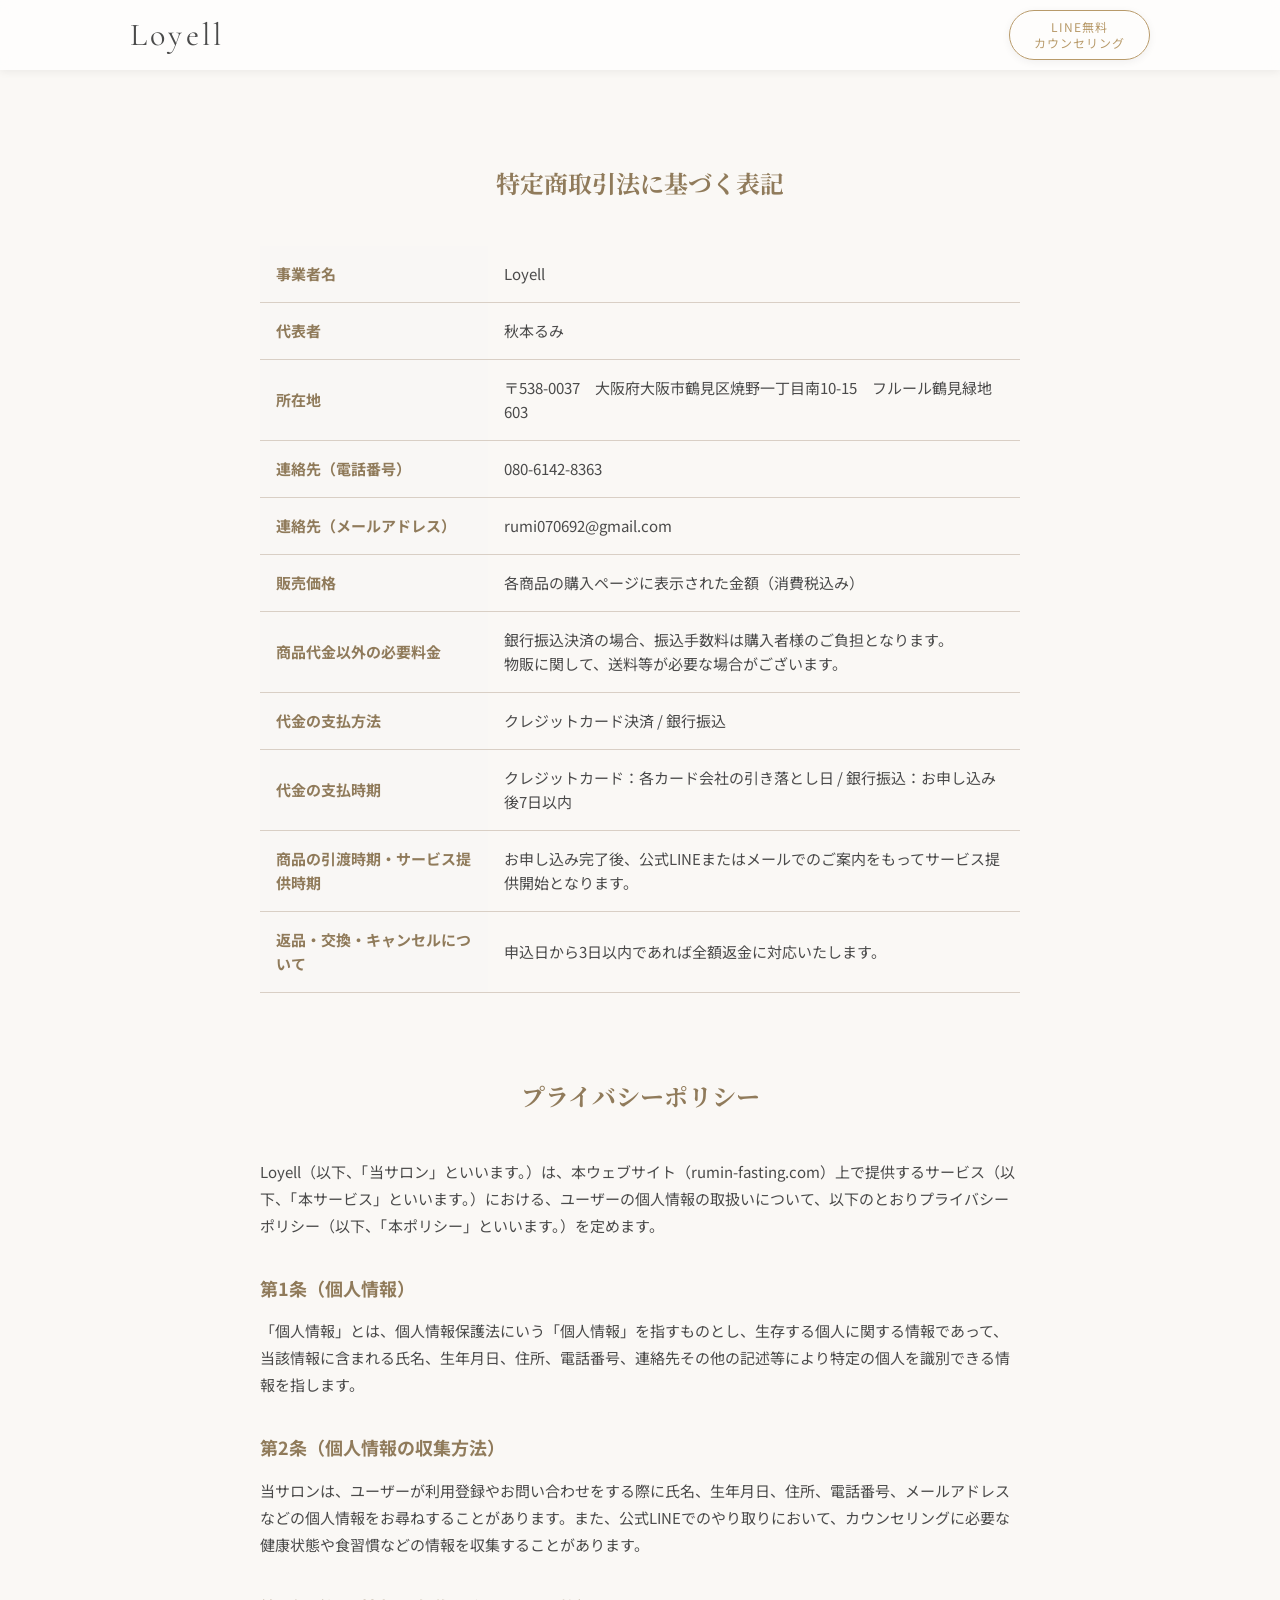
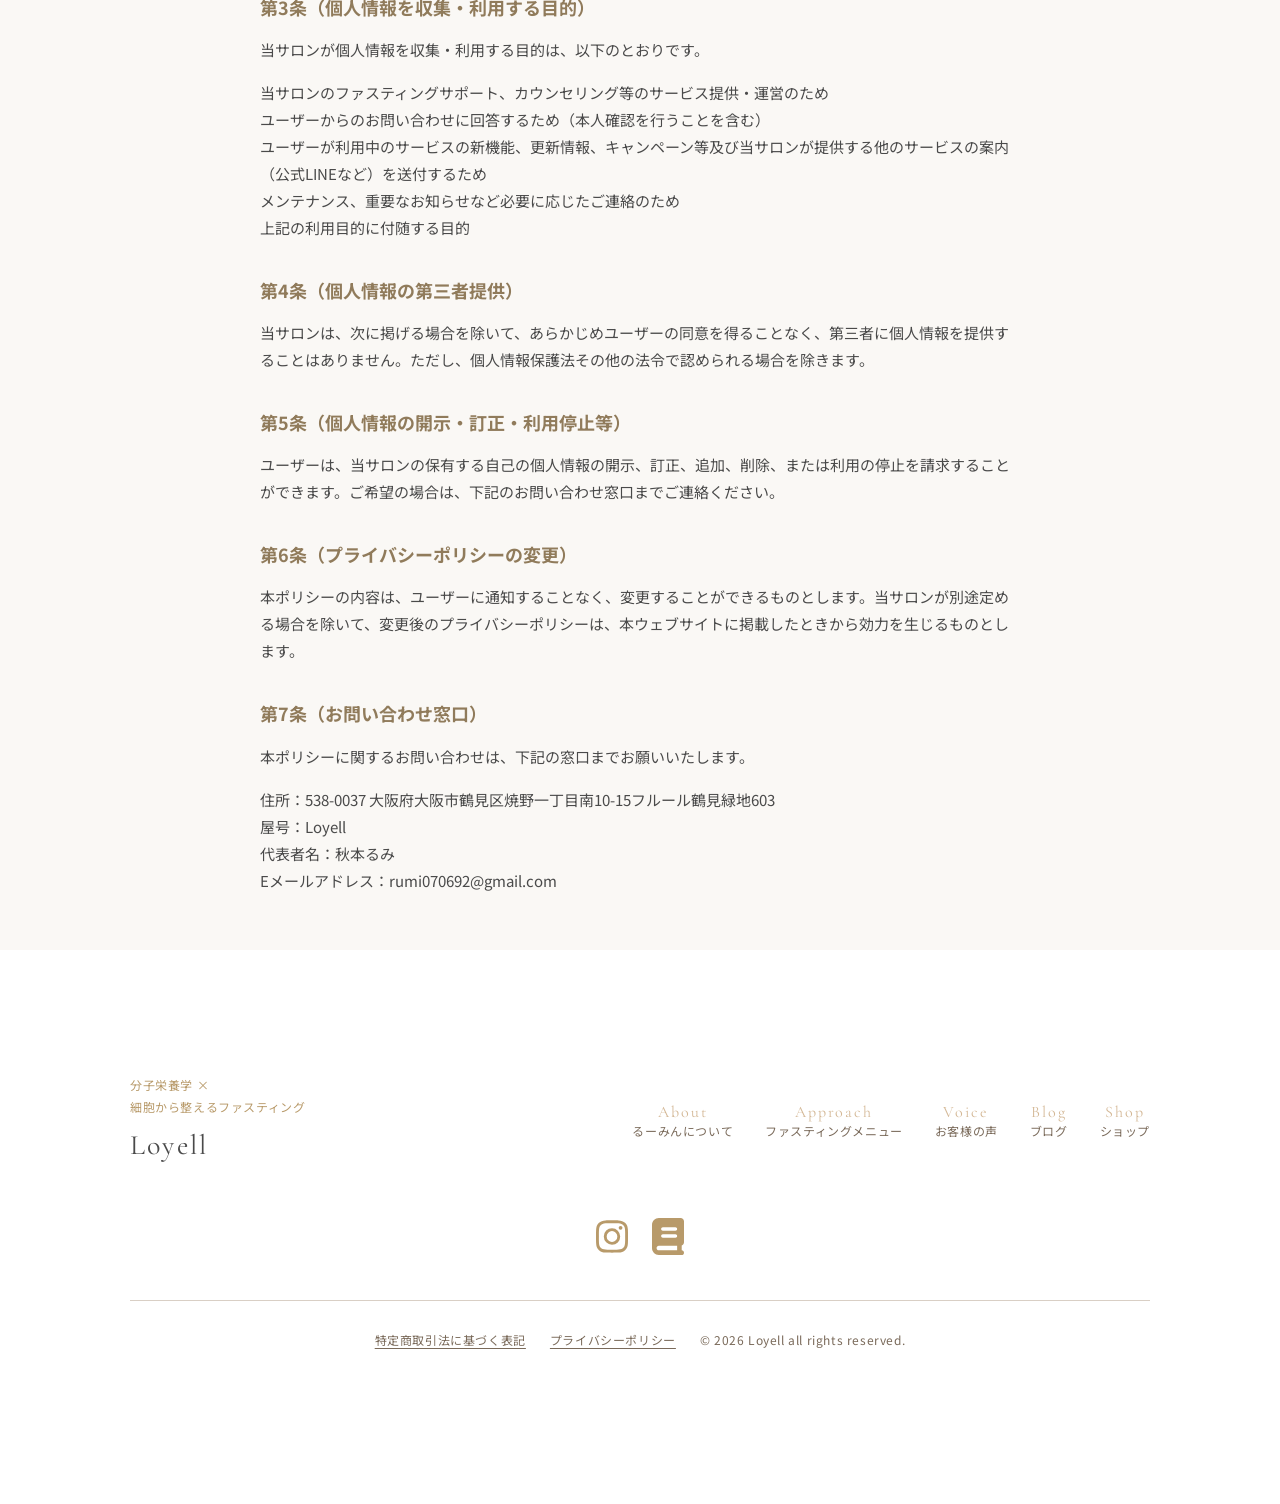
<file: legal.html>
<!DOCTYPE html>
<html lang="ja">
<head>
  <meta charset="UTF-8">
  <meta name="viewport" content="width=device-width, initial-scale=1.0">
  <title>特定商取引法に基づく表記・プライバシーポリシー | Loyell</title>

  <link rel="preconnect" href="https://fonts.googleapis.com">
  <link rel="preconnect" href="https://fonts.gstatic.com" crossorigin>
  <link href="https://fonts.googleapis.com/css2?family=Cormorant+Garamond:ital,wght@0,300;0,400;1,300&family=Noto+Serif+JP:wght@300;400&family=Noto+Sans+JP:wght@300;400&display=swap" rel="stylesheet">

  <meta
  name="description"
  content="Loyellの特定商取引法に基づく表記およびプライバシーポリシーに関するページです。"
>
<meta
  name="keywords"
  content="食欲コントロール,分子栄養学,ファスティング,ダイエット,体質改善,痩せたい,食べ痩せ,Loyell,秋本るみ"
>

<!-- 公開時は以下を外す -->
<meta name="robots" content="index,follow" >

<meta
  property="og:title"
  content="特定商取引法に基づく表記・プライバシーポリシー | Loyell"
>
<meta
  property="og:description"
  content="Loyellの特定商取引法に基づく表記およびプライバシーポリシーに関するページです。"
>
<meta property="og:image" content="https://rumin-loyell.com/images/rumi2.webp" >
<meta property="og:url" content="https://rumin-loyell.com/legal.html" >
<meta property="og:type" content="article" >
<meta property="og:site_name" content="Loyell" >

<!-- Custom CSS -->
<link rel="stylesheet" href="css/style.css" >

<!-- favicon -->
<link rel="icon" href="images/logo.svg" type="image/svg+xml" >

<!-- Jquery(→読み込みなし) -->
<!-- JS -->
<script src="https://cdn.jsdelivr.net/npm/swiper@11/swiper-bundle.min.js"></script>

<script src="js/main.js" defer></script>


</head>
<body>

  <!-- ========================================
    1.ヘッダーエリア
  ======================================== -->
  <header class="header">
    <div class="header__inner">

      <!-- ロゴ -->
      <h1><a href="index.html" class="header__logo ">Loyell</a></h1>

      <!-- グローバルナビゲーション
      <nav class="header__nav">
        <ul class="header__nav-list">
          <li class="header__nav-item"><a href="#" class="header__nav-link">About</a></li>
          <li class="header__nav-item"><a href="#" class="header__nav-link">Profile</a></li>
          <li class="header__nav-item"><a href="#" class="header__nav-link">Menu</a></li>
          <li class="header__nav-item"><a href="#" class="header__nav-link">Voice</a></li>
          <li class="header__nav-item"><a href="#" class="header__nav-link">Approach</a></li>
          <li class="header__nav-item"><a href="#" class="header__nav-link">Blog</a></li>
          <li class="header__nav-item"><a href="#" class="header__nav-link">Shop</a></li>
        </ul>
      </nav> -->

      <!-- CTAボタン（ヘッダー右） -->
      <a href="https://line.me/R/ti/p/@292hawyc?oat_content=url" class="btn btn--header" target="_blank" rel="noopener noreferrer">LINE無料<br>カウンセリング</a>

    </div>
  </header>
  <main class="main">

    <div id="tokusho" class="legal-document js-fadeup">
      <h2>特定商取引法に基づく表記</h2>
      <table>
        <tr>
          <th>事業者名</th>
          <td>Loyell</td>
        </tr>
        <tr>
          <th>代表者</th>
          <td>秋本るみ</td>
        </tr>
        <tr>
          <th>所在地</th>
          <td>〒538-0037　大阪府大阪市鶴見区焼野一丁目南10-15　フルール鶴見緑地603</td>
        </tr>
        <tr>
          <th>連絡先（電話番号）</th>
          <td>080-6142-8363</td>
        </tr>
        <tr>
          <th>連絡先（メールアドレス）</th>
          <td>rumi070692@gmail.com</td>
        </tr>
        <tr>
          <th>販売価格</th>
          <td>各商品の購入ページに表示された金額（消費税込み）</td>
        </tr>
        <tr>
          <th>商品代金以外の必要料金</th>
          <td>銀行振込決済の場合、振込手数料は購入者様のご負担となります。<br>物販に関して、送料等が必要な場合がございます。</td>
        </tr>
        <tr>
          <th>代金の支払方法</th>
          <td>クレジットカード決済 / 銀行振込</td>
        </tr>
        <tr>
          <th>代金の支払時期</th>
          <td>クレジットカード：各カード会社の引き落とし日 / 銀行振込：お申し込み後7日以内</td>
        </tr>
        <tr>
          <th>商品の引渡時期・サービス提供時期</th>
          <td>お申し込み完了後、公式LINEまたはメールでのご案内をもってサービス提供開始となります。</td>
        </tr>
        <tr>
          <th>返品・交換・キャンセルについて</th>
          <td>申込日から3日以内であれば全額返金に対応いたします。</td>
        </tr>
      </table>
    </div>

    <div id="privacy" class="legal-document js-fadeup">
      <h2>プライバシーポリシー</h2>
      <p>Loyell（以下、「当サロン」といいます。）は、本ウェブサイト（rumin-fasting.com）上で提供するサービス（以下、「本サービス」といいます。）における、ユーザーの個人情報の取扱いについて、以下のとおりプライバシーポリシー（以下、「本ポリシー」といいます。）を定めます。</p>
    
      <h3>第1条（個人情報）</h3>
      <p>「個人情報」とは、個人情報保護法にいう「個人情報」を指すものとし、生存する個人に関する情報であって、当該情報に含まれる氏名、生年月日、住所、電話番号、連絡先その他の記述等により特定の個人を識別できる情報を指します。</p>
    
      <h3>第2条（個人情報の収集方法）</h3>
      <p>当サロンは、ユーザーが利用登録やお問い合わせをする際に氏名、生年月日、住所、電話番号、メールアドレスなどの個人情報をお尋ねすることがあります。また、公式LINEでのやり取りにおいて、カウンセリングに必要な健康状態や食習慣などの情報を収集することがあります。</p>
    
      <h3>第3条（個人情報を収集・利用する目的）</h3>
      <p>当サロンが個人情報を収集・利用する目的は、以下のとおりです。</p>
      <ul>
        <li>当サロンのファスティングサポート、カウンセリング等のサービス提供・運営のため</li>
        <li>ユーザーからのお問い合わせに回答するため（本人確認を行うことを含む）</li>
        <li>ユーザーが利用中のサービスの新機能、更新情報、キャンペーン等及び当サロンが提供する他のサービスの案内（公式LINEなど）を送付するため</li>
        <li>メンテナンス、重要なお知らせなど必要に応じたご連絡のため</li>
        <li>上記の利用目的に付随する目的</li>
      </ul>
    
      <h3>第4条（個人情報の第三者提供）</h3>
      <p>当サロンは、次に掲げる場合を除いて、あらかじめユーザーの同意を得ることなく、第三者に個人情報を提供することはありません。ただし、個人情報保護法その他の法令で認められる場合を除きます。</p>
    
      <h3>第5条（個人情報の開示・訂正・利用停止等）</h3>
      <p>ユーザーは、当サロンの保有する自己の個人情報の開示、訂正、追加、削除、または利用の停止を請求することができます。ご希望の場合は、下記のお問い合わせ窓口までご連絡ください。</p>
    
      <h3>第6条（プライバシーポリシーの変更）</h3>
      <p>本ポリシーの内容は、ユーザーに通知することなく、変更することができるものとします。当サロンが別途定める場合を除いて、変更後のプライバシーポリシーは、本ウェブサイトに掲載したときから効力を生じるものとします。</p>
    
      <h3>第7条（お問い合わせ窓口）</h3>
      <p>本ポリシーに関するお問い合わせは、下記の窓口までお願いいたします。</p>
      <p>
        住所：538-0037 大阪府大阪市鶴見区焼野一丁目南10-15フルール鶴見緑地603<br>
        屋号：Loyell<br>
        代表者名：秋本るみ<br>
        Eメールアドレス：rumi070692@gmail.com
      </p>
    </div>

</main>

<!-- ========================================
フッター
======================================== -->
<footer class="footer">
<div class="footer__inner wrapper">

  <!-- ========================================
  フッター上部：ロゴ ＆ メインナビゲーション
  ======================================== -->
  <div class="footer__top">

    <!-- ロゴ -->
    <div class="footer__logo-area">
      <a href="index.html" class="footer__logo">
        <span class="footer__logo-sub">分子栄養学 ×<br>細胞から整えるファスティング</span>
        Loyell
      </a>
    </div>

    <!-- メインナビゲーション -->
    <nav class="footer__nav" aria-label="フッターナビゲーション">
      <ul class="footer__nav-list">
        <li class="footer__nav-item">
          <a href="index.html#about" class="footer__nav-link">
            <span class="footer__nav-text-en">About</span>
            <span class="footer__nav-text-ja">るーみんについて</span>
          </a>
        </li>
        <li class="footer__nav-item">
          <a href="index.html#approach" class="footer__nav-link">
            <span class="footer__nav-text-en">Approach</span>
            <span class="footer__nav-text-ja">ファスティングメニュー</span>
          </a>
        </li>
        <li class="footer__nav-item">
          <a href="index.html#voice" class="footer__nav-link">
            <span class="footer__nav-text-en">Voice</span>
            <span class="footer__nav-text-ja">お客様の声</span>
          </a>
        </li>
        <li class="footer__nav-item">
          <a href="https://note.com/rumin424" class="footer__nav-link" target="_blank" rel="noopener noreferrer">
            <span class="footer__nav-text-en">Blog</span>
            <span class="footer__nav-text-ja">ブログ</span>
          </a>
        </li>
        <li class="footer__nav-item">
          <a href="https://loyell.base.shop/" class="footer__nav-link" target="_blank" rel="noopener noreferrer">
            <span class="footer__nav-text-en">Shop</span>
            <span class="footer__nav-text-ja">ショップ</span>
          </a>
        </li>
      </ul>
    </nav>
  </div>


  <!-- ========================================
  フッター中部：SNSアイコン（中央揃え）
  ======================================== -->
  <div class="footer__sns">

    <!-- Facebook -->
    <!-- <a href="#" class="footer__sns-link" aria-label="Facebook" target="_blank" rel="noopener noreferrer">
      <img src="images/facebook-brands-solid.svg" alt="Facebook" class="footer__sns-icon-img">
    </a> -->
  
    <!-- Instagram -->
    <a href="https://www.instagram.com/rumin_fasting/" class="footer__sns-link" aria-label="Instagram" target="_blank" rel="noopener noreferrer">
      <img src="images/instagram-brands-solid.svg" alt="Instagram" class="footer__sns-icon-img">
    </a>

    <!-- book -->
    <a href="https://www.amazon.co.jp/gp/aw/d/B0H2JK893G/ref=tmm_pap_swatch_0" class="footer__sns-link" aria-label="book" target="_blank" rel="noopener noreferrer">
      <img src="images/book-icon.svg" alt="book" class="footer__sns-icon-img">
    </a>

  
    <!-- YouTube -->
    <!-- <a href="#" class="footer__sns-link" aria-label="YouTube" target="_blank" rel="noopener noreferrer">
      <img src="images/youtube-brands-solid.svg" alt="YouTube" class="footer__sns-icon-img">
    </a>
   -->
  </div>

  <!-- ========================================
  フッター下部：境界線 ＆ リーガルリンク
  ======================================== -->
  <div class="footer__bottom">

    <!-- 境界線 -->
    <hr class="footer__border">

    <!-- コピーライト ＆ リーガルリンク -->
    <ul class="footer__legal">

      <!-- リーガルリンク -->
      <li class="footer__legal-item">
        <a href="legal.html#tokusho" class="footer__legal-link">特定商取引法に基づく表記</a>
      </li>
      <li class="footer__legal-item">
        <a href="legal.html#privacy" class="footer__legal-link">プライバシーポリシー</a>
      </li>

      <!-- コピーライト -->
      <li class="footer__legal-item">
        <p class="footer__legal-copyright">&copy; 2026 Loyell all rights reserved.</p>
      </li>

    </ul>

  </div>

</div>
</footer>

</body>
</html>
</file>
<file: css/style.css>
@charset "UTF-8";
/* resset.dev • v5.0.2 */
/* # =================================================================
   # Global selectors
   # ================================================================= */
html {
  box-sizing: border-box;
  -webkit-text-size-adjust: 100%; /* Prevent adjustments of font size after orientation changes in iOS */
  word-break: normal;
  -moz-tab-size: 4;
  -o-tab-size: 4;
     tab-size: 4;
}

*,
::before,
::after {
  background-repeat: no-repeat; /* Set `background-repeat: no-repeat` to all elements and pseudo elements */
  box-sizing: border-box;
}

::before,
::after {
  text-decoration: inherit; /* Inherit text-decoration and vertical align to ::before and ::after pseudo elements */
  vertical-align: inherit;
}

* {
  padding: 0; /* Reset `padding` and `margin` of all elements */
  margin: 0;
}

/* # =================================================================
   # General elements
   # ================================================================= */
hr {
  overflow: visible; /* Show the overflow in Edge and IE */
  height: 0; /* Add the correct box sizing in Firefox */
  color: inherit; /* Correct border color in Firefox. */
}

details,
main {
  display: block; /* Render the `main` element consistently in IE. */
}

summary {
  display: list-item; /* Add the correct display in all browsers */
}

small {
  font-size: 80%; /* Set font-size to 80% in `small` elements */
}

[hidden] {
  display: none; /* Add the correct display in IE */
}

abbr[title] {
  border-bottom: none; /* Remove the bottom border in Chrome 57 */
  /* Add the correct text decoration in Chrome, Edge, IE, Opera, and Safari */
  text-decoration: underline;
  -webkit-text-decoration: underline dotted;
          text-decoration: underline dotted;
}

a {
  background-color: transparent; /* Remove the gray background on active links in IE 10 */
}

a:active,
a:hover {
  outline-width: 0; /* Remove the outline when hovering in all browsers */
}

code,
kbd,
pre,
samp {
  font-family: monospace, monospace; /* Specify the font family of code elements */
}

pre {
  font-size: 1em; /* Correct the odd `em` font sizing in all browsers */
}

b,
strong {
  font-weight: bolder; /* Add the correct font weight in Chrome, Edge, and Safari */
}

/* https://gist.github.com/unruthless/413930 */
sub,
sup {
  font-size: 75%;
  line-height: 0;
  position: relative;
  vertical-align: baseline;
}

sub {
  bottom: -0.25em;
}

sup {
  top: -0.5em;
}

table {
  border-color: inherit; /* Correct border color in all Chrome, Edge, and Safari. */
  text-indent: 0; /* Remove text indentation in Chrome, Edge, and Safari */
}

iframe {
  border-style: none;
}

/* # =================================================================
   # Forms
   # ================================================================= */
input {
  border-radius: 0;
}

[type=number]::-webkit-inner-spin-button,
[type=number]::-webkit-outer-spin-button {
  height: auto; /* Correct the cursor style of increment and decrement buttons in Chrome */
}

[type=search] {
  outline-offset: -2px; /* Correct the outline style in Safari */
}

[type=search]::-webkit-search-decoration {
  -webkit-appearance: none; /* Remove the inner padding in Chrome and Safari on macOS */
}

textarea {
  overflow: auto; /* Internet Explorer 11+ */
  resize: vertical; /* Specify textarea resizability */
}

button,
input,
optgroup,
select,
textarea {
  font: inherit; /* Specify font inheritance of form elements */
}

optgroup {
  font-weight: bold; /* Restore the font weight unset by the previous rule */
}

button {
  overflow: visible; /* Address `overflow` set to `hidden` in IE 8/9/10/11 */
}

button,
select {
  text-transform: none; /* Firefox 40+, Internet Explorer 11- */
}

/* Apply cursor pointer to button elements */
button,
[type=button],
[type=reset],
[type=submit],
[role=button] {
  cursor: pointer;
}

/* Remove inner padding and border in Firefox 4+ */
button::-moz-focus-inner,
[type=button]::-moz-focus-inner,
[type=reset]::-moz-focus-inner,
[type=submit]::-moz-focus-inner {
  border-style: none;
  padding: 0;
}

/* Replace focus style removed in the border reset above */
button:-moz-focusring,
[type=button]::-moz-focus-inner,
[type=reset]::-moz-focus-inner,
[type=submit]::-moz-focus-inner {
  outline: 1px dotted ButtonText;
}

button,
html [type=button],
[type=reset],
button,
input,
select,
textarea {
  border-style: none;
}

a:focus,
button:focus,
input:focus,
select:focus,
textarea:focus {
  outline-width: 0;
}

/* Style select like a standard input */
select::-ms-expand {
  display: none; /* Internet Explorer 11+ */
}

select::-ms-value {
  color: currentColor; /* Internet Explorer 11+ */
}

legend {
  border: 0; /* Correct `color` not being inherited in IE 8/9/10/11 */
  color: inherit; /* Correct the color inheritance from `fieldset` elements in IE */
  display: table; /* Correct the text wrapping in Edge and IE */
  max-width: 100%; /* Correct the text wrapping in Edge and IE */
  white-space: normal; /* Correct the text wrapping in Edge and IE */
  max-width: 100%; /* Correct the text wrapping in Edge 18- and IE */
}

::-webkit-file-upload-button {
  /* Correct the inability to style clickable types in iOS and Safari */
  -webkit-appearance: button;
  color: inherit;
  font: inherit; /* Change font properties to `inherit` in Chrome and Safari */
}

/* Replace pointer cursor in disabled elements */
[disabled] {
  cursor: default;
}

/* # =================================================================
   # Specify media element style
   # ================================================================= */
img {
  border-style: none; /* Remove border when inside `a` element in IE 8/9/10 */
}

/* Add the correct vertical alignment in Chrome, Firefox, and Opera */
progress {
  vertical-align: baseline;
}

/* # =================================================================
   # Accessibility
   # ================================================================= */
/* Specify the progress cursor of updating elements */
[aria-busy=true] {
  cursor: progress;
}

/* Specify the pointer cursor of trigger elements */
[aria-controls] {
  cursor: pointer;
}

/* Specify the unstyled cursor of disabled, not-editable, or otherwise inoperable elements */
[aria-disabled=true] {
  cursor: default;
}

/* ------------------------------------------------------ */
a, p, img, article, aside, hgroup, header, footer, main, nav, figure, span, button, h1, h2, h3 {
  display: block;
}

img {
  width: 100%;
  border: none;
  height: auto;
}

a {
  color: inherit;
  text-decoration: none;
  cursor: pointer;
}

ul, li {
  list-style: none;
}

table {
  border-spacing: 0;
  border-collapse: collapse;
}

/* =========================
   レスポンシブ
   ========================= */
/* スマホ */
/* タブレット※スマホを含むよ*/
/* PC */
/* =============================================
共通設定
============================================= */
body,
html {
  font-family: "Noto Sans JP", sans-serif;
  background: #faf8f5;
  color: #4a4a4a;
  line-height: 1.9;
  font-size: 16px;
  -webkit-font-smoothing: antialiased;
  overflow-x: hidden;
  scroll-behavior: smooth;
}

@media (max-width: 768px) {
  body {
    font-size: 14px;
  }
}
/* =============================================
sectionの共通設定
============================================= */
.l-common {
  padding: 100px 0;
}
@media (max-width: 768px) {
  .l-common {
    padding: 60px 0;
  }
}

.wrapper {
  max-width: 1100px;
  margin: 0 auto;
  padding: 0 40px;
}
@media (max-width: 768px) {
  .wrapper {
    padding: 0 16px;
  }
}

.common__header {
  text-align: center;
  margin-bottom: 60px;
}
@media (max-width: 768px) {
  .common__header {
    margin-bottom: 40px;
  }
}
.common__header-title--en {
  font-family: "Cormorant Garamond", serif;
  font-size: 64px;
  color: #e5ded6;
  letter-spacing: 0.08em;
  margin-bottom: 12px;
}
@media (max-width: 768px) {
  .common__header-title--en {
    font-size: 48px;
  }
}
.common__header-title {
  position: relative;
  font-family: "Noto Serif JP", serif;
  font-size: 24px;
  font-weight: 400;
  letter-spacing: 0.08em;
  line-height: 1.5;
  margin-top: -72px;
  margin-bottom: 32px;
}
@media (max-width: 768px) {
  .common__header-title {
    font-size: 20px;
    letter-spacing: 0.05em;
    margin-top: -56px;
  }
}
.common__header-title::before {
  content: "";
  position: absolute;
  bottom: -16px;
  left: 50%;
  width: 50px;
  height: 2px;
  translate: -50% 0;
  background-color: #cbbeac;
}
.common__footer {
  text-align: center;
}
.common__footer-text {
  color: #7a6a5a;
  line-height: 2;
}
.common__read {
  text-align: center;
  padding: 0 16px;
  margin-bottom: 40px;
  color: #7a6a5a;
}
@media (max-width: 768px) {
  .common__read {
    text-align: justify;
  }
}
.common__box-title {
  font-family: "Noto Serif JP", serif;
  font-size: 24px;
  font-weight: 400;
  display: flex;
  align-items: center;
  gap: 8px;
  margin-bottom: 20px;
}
@media (max-width: 768px) {
  .common__box-title {
    font-size: 20px;
  }
}
.common__box-num {
  font-family: "Cormorant Garamond", serif;
  font-size: 24px;
  color: #d4b896;
  letter-spacing: 0.05em;
}
@media (max-width: 768px) {
  .common__box-num {
    font-size: 18px;
  }
}
.common__box-line {
  color: #d4b896;
}
.common__slider-btn {
  display: flex;
  justify-content: center;
  align-items: center;
  flex-shrink: 0;
  width: 44px;
  height: 44px;
  border: 1px solid #b89a6a;
  background-color: #ffffff;
  border-radius: 50%;
  cursor: pointer;
  font-family: "Cormorant Garamond", serif;
  font-size: 28px;
  color: #b89a6a;
  line-height: 1;
  padding-bottom: 4px;
  transition: background-color 0.3s ease, color 0.3s ease, transform 0.2s ease, border-color 0.3s ease;
}
@media (hover: hover) {
  .common__slider-btn:hover {
    background-color: #b89a6a;
    color: #ffffff;
  }
  .common__slider-btn:hover.results__slider-btn--next {
    transform: translateX(3px);
  }
  .common__slider-btn:hover.results__slider-btn--prev {
    transform: translateX(-3px);
  }
}
.common__slider-btn:active {
  transform: scale(0.95);
}
.common__slider-btn:disabled {
  opacity: 0.15;
  border-color: #ccc;
  color: #ccc;
  cursor: default;
  pointer-events: none;
  transform: none !important;
}

.worries .common__header-title--en,
.approach .common__header-title--en,
.faq .common__header-title--en,
.voice .common__header-title--en,
.why .common__header-title--en {
  color: rgba(255, 255, 255, 0.9);
}

.strong,
strong {
  color: #e9967a;
  font-weight: 400;
}

/* =============================================
Utilities
============================================= */
.mobile {
  display: none;
}
@media (max-width: 768px) {
  .mobile {
    display: block;
  }
}

@media (max-width: 768px) {
  .pc {
    display: none;
  }
}

/* フェードアップｊｓ */
.js-fadeup {
  opacity: 0;
  transform: translateY(50px);
  transition: opacity 1s ease, transform 1s ease;
}
.js-fadeup.in-view {
  opacity: 1;
  transform: translateY(0);
}

/* フェードサイドjs*/
.js-fadeside {
  opacity: 0;
  transform: translateX(-150px);
  transition: opacity 1.2s cubic-bezier(0.16, 1, 0.3, 1), transform 1.2s cubic-bezier(0.16, 1, 0.3, 1);
}
.js-fadeside.side-view {
  opacity: 1;
  transform: translateX(0);
}

/* =============================================
共通ボタン
============================================= */
.btn {
  display: inline-block;
  padding: 14px 32px;
  border-radius: 50px;
  font-size: 14px;
  letter-spacing: 0.08em;
  text-align: center;
  transition: background-color 0.25s ease, color 0.25s ease, opacity 0.25s ease;
  box-shadow: 0 2px 8px rgba(0, 0, 0, 0.06);
}

.btn--primary {
  background-color: #b89a6a;
  color: #ffffff;
  border: 1px solid #b89a6a;
  box-shadow: 0 2px 8px rgba(0, 0, 0, 0.06);
}
.btn--primary:hover {
  background-color: rgb(168.7763636364, 134.7945454545, 80.4236363636);
}

.btn--header {
  color: #b89a6a;
  border: 1px solid #b89a6a;
  padding: 8px 24px;
  line-height: 1.3;
  font-size: 12px;
}
@media (hover: hover) {
  .btn--header:hover {
    background-color: rgb(168.7763636364, 134.7945454545, 80.4236363636);
    color: #ffffff;
  }
}
@media (max-width: 768px) {
  .btn--header {
    padding: 8px 18px;
    font-size: 10px;
  }
}

.c-btn-line {
  display: inline-flex;
  align-items: center;
  justify-content: center;
  gap: 8px;
  padding: 16px 48px;
  border-radius: 50px;
  background-color: #06c755;
  color: #ffffff;
  font-size: 16px;
  letter-spacing: 0.08em;
  transition: opacity 0.25s ease;
}
.c-btn-line::before {
  font-family: "Font Awesome 6 Brands";
  content: "\f3c6";
  font-size: 20px;
  line-height: 1;
}
.c-btn-line:hover {
  opacity: 0.85;
}
@media (max-width: 768px) {
  .c-btn-line {
    padding: 14px 40px;
    font-size: 14px;
  }
}

.line-btn {
  position: fixed;
  z-index: 1000;
  top: 80%;
  right: 1%;
}

/* =============================================
1.ヘッダー
============================================= */
.header {
  position: fixed;
  top: 0;
  left: 0;
  width: 100%;
  z-index: 100;
  background-color: rgba(255, 255, 255, 0.7);
  backdrop-filter: blur(8px);
  box-shadow: 0 2px 8px rgba(0, 0, 0, 0.06);
}
.header__inner {
  max-width: 1100px;
  margin: 0 auto;
  padding: 0 40px;
  height: 70px;
  display: flex;
  align-items: center;
  justify-content: space-between;
  gap: 24px;
}
@media (max-width: 768px) {
  .header__inner {
    padding: 0 20px;
  }
}
.header__logo {
  font-family: "Cormorant Garamond", serif;
  font-size: 32px;
  font-weight: 400;
  color: #4a4a4a;
  letter-spacing: 0.1em;
  white-space: nowrap;
}
.header__nav-list {
  display: flex;
  align-items: center;
  gap: 24px;
}
.header__nav-link {
  color: #7a6a5a;
  letter-spacing: 0.06em;
}

/* =============================================
2.ヒーローセクション
============================================= */
.hero {
  padding-top: 70px;
}
.hero__inner {
  max-width: 1100px;
  margin: 0 auto;
  padding: 80px 40px;
  display: flex;
  align-items: center;
  gap: 60px;
}
@media (max-width: 768px) {
  .hero__inner {
    padding: 0px 0px 60px;
    flex-direction: column-reverse;
    gap: 36px;
  }
}
.hero__text {
  flex: 1;
}
@media (max-width: 768px) {
  .hero__text {
    padding: 0 32px;
  }
  .hero__text .btn--primary {
    display: block;
    width: -moz-fit-content;
    width: fit-content;
    margin-inline: auto;
  }
}
.hero__tag {
  color: #b89a6a;
  letter-spacing: 0.1em;
  margin-bottom: 16px;
  display: flex;
  align-items: center;
  gap: 8px;
}
@media (max-width: 768px) {
  .hero__tag {
    font-size: 12px;
  }
}
.hero__tag::before {
  content: "";
  width: 40px;
  height: 0.5px;
  background-color: #b89a6a;
}
.hero__title {
  font-family: "Noto Serif JP", serif;
  font-size: 40px;
  font-weight: 400;
  line-height: 1.6;
  margin-bottom: 24px;
}
@media (max-width: 768px) {
  .hero__title {
    font-size: 24px;
  }
}
.hero__desc {
  color: #7a6a5a;
  margin-bottom: 40px;
}
.hero__image {
  flex: 1;
}
.hero__image-placeholder {
  position: relative;
}
.hero__overlay {
  position: absolute;
  inset: 0;
  background: linear-gradient(to right, #FAF9F6 0%, transparent 30%);
}
@media (max-width: 768px) {
  .hero__overlay {
    background: linear-gradient(to top, #FAF9F6 0%, transparent 30%);
  }
}

.about {
  background-color: #ffffff;
}
.about__inner {
  display: flex;
  align-items: flex-start;
  max-width: 1100px;
  margin: 0 auto;
  padding: 0 40px;
  gap: 80px;
}
@media (max-width: 768px) {
  .about__inner {
    flex-direction: column;
    padding: 0 20px;
    gap: 48px;
  }
}
.about__profile {
  flex: 0 0 260px;
}
@media (max-width: 768px) {
  .about__profile {
    width: 100%;
  }
}
.about__profile-image {
  width: 160px;
  height: 160px;
  margin: 0 auto 24px;
  border-radius: 50%;
  background-color: #d9cfc5;
  border: 1px solid #ffffff;
  box-shadow: 0 2px 8px rgba(0, 0, 0, 0.06);
}
.about__text-area {
  padding: 0 16px;
}
.about__profile-text {
  text-align: center;
}
.about__profile-role {
  margin-bottom: 4px;
  font-size: 12px;
  color: #7a6a5a;
}
.about__profile-name {
  margin-bottom: 16px;
  font-family: "Noto Serif JP", serif;
  font-size: 20px;
  font-weight: 400;
}
.about__profile-list {
  margin-bottom: 16px;
  padding-left: 4px;
  font-size: 14px;
  color: #7a6a5a;
  line-height: 2;
}
@media (max-width: 768px) {
  .about__profile-list {
    font-size: 12px;
  }
}
.about__profile-list-item::before {
  content: "・";
  color: #b89a6a;
}
.about__profile-note {
  color: #7a6a5a;
  line-height: 1.8;
}
.about__story {
  flex: 1;
  padding: 40px;
  background-color: #ffffff;
  border: 1px solid #d9cfc5;
  box-shadow: 0 4px 20px rgba(0, 0, 0, 0.06);
}
@media (max-width: 768px) {
  .about__story {
    padding: 40px 16px;
  }
}
.about__title {
  line-height: 1.7;
}
.about__title::after {
  content: "";
  width: 50%;
  height: 1px;
  margin-top: 24px;
  background-color: #b89a6a;
}
.about__text {
  margin-bottom: 24px;
  color: #7a6a5a;
}
.about__text:last-child {
  margin-bottom: 0;
}

.worries {
  background-color: #f3ede6;
}
.worries__inner {
  max-width: 1100px;
  margin: 0 auto;
  padding: 0 40px;
}
@media (max-width: 768px) {
  .worries__inner {
    padding: 0 20px;
  }
}
.worries__grid {
  display: flex;
  flex-wrap: wrap;
  gap: 16px;
  margin-bottom: 48px;
}
.worries__card {
  display: flex;
  align-items: center;
  flex: 0 0 calc(33.33% - 11px);
  padding: 28px 24px;
  background-color: #ffffff;
  border: 1px solid #d9cfc5;
  border-radius: 30px;
  text-align: center;
  box-shadow: 0 2px 8px rgba(0, 0, 0, 0.06);
}
@media (max-width: 768px) {
  .worries__card {
    flex: 0 0 calc(50% - 8px);
    padding: 28px 16px;
  }
}
@media (max-width: 480px) {
  .worries__card {
    flex: 0 0 100%;
  }
}
.worries__card-text {
  position: relative;
  padding-left: 20%;
  color: #4a4a4a;
  line-height: 1.9;
  text-align: justify;
}
@media (max-width: 768px) {
  .worries__card-text {
    padding-left: 15%;
  }
}
.worries__card-text::before {
  content: "";
  position: absolute;
  top: 30%;
  left: 5%;
  width: 20px;
  height: 20px;
  background-image: url(../images/check1.png);
  background-size: contain;
}
.worries__footer {
  text-align: center;
}
.worries__footer-text {
  padding: 0 24px;
}

.reason {
  background-color: #ffffff;
}
@media (max-width: 768px) {
  .reason__inner {
    padding: 0 20px;
  }
}
.reason__container {
  display: flex;
  justify-content: space-between;
  align-items: center;
  max-width: 800px;
  margin: 0 auto 48px;
  gap: 40px;
}
@media (max-width: 768px) {
  .reason__container {
    flex-direction: column;
    gap: 56px;
  }
}
.reason__image-area {
  flex: 1;
  display: flex;
  justify-content: center;
  align-items: center;
  min-width: 0;
}
@media (max-width: 768px) {
  .reason__image-area {
    width: 100%;
    max-width: 320px;
  }
}
.reason__main-image {
  width: 60%;
}
.reason__stats {
  display: flex;
  flex-direction: column;
  width: 50%;
  gap: 32px;
  text-align: justify;
}
@media (max-width: 768px) {
  .reason__stats {
    flex: none;
    width: 100%;
    gap: 36px;
  }
}
.reason__stat-item {
  display: flex;
  align-items: stretch;
}
.reason__stat-item::before {
  content: "";
  flex-shrink: 0;
  width: 1px;
  margin-right: 20px;
  background-color: #d4b896;
}
.reason__stat-body {
  flex: 1;
}
.reason__stat-title {
  margin-bottom: 8px;
  font-size: 20px;
  position: relative;
  padding-left: 56px;
}
@media (max-width: 768px) {
  .reason__stat-title {
    font-size: 18px;
  }
}
.reason__stat-title::before {
  content: "";
  width: 30px;
  height: 30px;
  background: url(../images/reason1.png) no-repeat center center/contain;
  top: 3px;
  left: 8px;
  position: absolute;
}
.reason__stat-title--item2::before {
  background-image: url(../images/reason2.png);
}
.reason__stat-title--item3::before {
  background-image: url(../images/reason3.png);
}
.reason__stat-desc {
  margin-bottom: 0;
  font-family: "Noto Sans JP", sans-serif;
  font-size: 14px;
  color: #7a6a5a;
  line-height: 1.9;
}

.approach {
  background-color: #f3ede6;
}
.approach__lead {
  margin-bottom: 80px;
  color: #7a6a5a;
  line-height: 2;
}
@media (max-width: 768px) {
  .approach__lead {
    margin-bottom: 48px;
    text-align: left;
  }
}
.approach__list {
  display: flex;
  flex-direction: column;
  gap: 40px;
  margin-bottom: 80px;
}
@media (max-width: 768px) {
  .approach__list {
    gap: 48px;
    margin-bottom: 60px;
  }
}
.approach__item {
  display: flex;
  align-items: center;
  gap: 48px;
  padding: 40px;
  background-color: #ffffff;
  border-radius: 5px;
  box-shadow: 0 2px 8px rgba(0, 0, 0, 0.06);
}
@media (max-width: 768px) {
  .approach__item {
    flex-direction: column;
    gap: 24px;
    padding: 24px 20px;
  }
}
.approach__item-step {
  position: absolute;
  padding: 12px 20px;
  line-height: 1;
  border-radius: 5px 0 12px 0;
  top: 0px;
  left: 0px;
  background: #faf8f5;
}
.approach__item-body {
  flex: 1;
}
.approach__flow {
  position: relative;
  max-width: 1100px;
  margin: 0 auto;
  padding: 60px 0;
}
.approach__flow-bg-line {
  display: none; /* PCでは非表示 */
}
@media (max-width: 768px) {
  .approach__flow-bg-line {
    display: block;
    position: absolute;
    top: 50%;
    left: 80%;
    transform: translate(-50%, -50%);
    width: 260%;
    z-index: 1;
    pointer-events: none;
  }
}
.approach__flow-card-title {
  position: relative;
  padding-left: 60px;
  margin: 32px 0 20px;
  padding-bottom: 20px;
  border-bottom: 1px solid #d9cfc5;
  z-index: 2;
}
@media (max-width: 768px) {
  .approach__flow-card-title {
    padding-left: 54px;
  }
}
.approach__flow-card-title::before {
  content: "";
  width: 40px;
  height: 40px;
  background: url(../images/icon4.png) no-repeat center center/contain;
  top: 3px;
  left: 8px;
  position: absolute;
}
@media (max-width: 768px) {
  .approach__flow-card-title::before {
    width: 32px;
    height: 32px;
  }
}
.approach__flow-card-title--item2::before {
  background-image: url(../images/icon2.png);
}
.approach__flow-card-title--item3::before {
  background-image: url(../images/icon5.png);
}
.approach__item-desc {
  color: #7a6a5a;
  line-height: 2;
}
@media (max-width: 768px) {
  .approach__item-desc {
    padding: 0 16px;
  }
}
.approach__flow-title {
  margin-bottom: 40px;
  font-family: "Noto Serif JP", serif;
  font-size: 32px;
  font-weight: 400;
  color: #907b5b;
  text-align: center;
}
@media (max-width: 768px) {
  .approach__flow-title {
    margin-bottom: 32px;
    font-size: 24px;
  }
}
.approach__flow-cards {
  display: flex;
  align-items: flex-start;
  max-width: 1100px;
  margin: 0 auto;
  gap: 40px;
}
@media (max-width: 768px) {
  .approach__flow-cards {
    flex-direction: column;
    padding: 0 16px;
    gap: 40px;
  }
}
.approach__flow-card {
  flex: 1;
  display: flex;
  flex-direction: column;
  text-align: left;
  z-index: 1;
}
.approach__flow-card:nth-of-type(1) {
  margin-top: 0;
}
.approach__flow-card:nth-of-type(2) {
  margin-top: 40px;
}
.approach__flow-card:nth-of-type(3) {
  margin-top: 80px;
}
.approach__flow-card:nth-of-type(4) {
  margin-top: 120px;
}
@media (max-width: 768px) {
  .approach__flow-card {
    max-width: 60%;
  }
  .approach__flow-card:nth-of-type(1) {
    align-self: flex-start;
    margin-top: 0;
  }
  .approach__flow-card:nth-of-type(2) {
    align-self: flex-end;
    margin-top: 0;
  }
  .approach__flow-card:nth-of-type(3) {
    align-self: flex-start;
    margin-top: 0;
  }
  .approach__flow-card:nth-of-type(4) {
    align-self: flex-end;
    margin-top: 0;
  }
}
.approach__flow-card-image {
  position: relative;
  aspect-ratio: 1/1;
  overflow: hidden;
  border-radius: 5px;
  background-color: #ffffff;
  margin-bottom: 16px;
  box-shadow: 0 2px 8px rgba(0, 0, 0, 0.06);
}
.approach__flow-card-image img {
  height: 100%;
  -o-object-fit: cover;
     object-fit: cover;
}
.approach__flow-card-overlay {
  position: absolute;
  inset: 0;
  background-color: rgba(250, 248, 245, 0.2);
}
.approach__flow-card:hover .approach__flow-card-overlay {
  opacity: 1;
}
.approach__flow-card-day {
  position: absolute;
  padding: 12px 20px;
  font-family: "Cormorant Garamond", serif;
  font-size: 20px;
  color: #D4A19D;
  letter-spacing: 0.1em;
  line-height: 1;
  background-color: #ffffff;
  border-radius: 50px;
  top: -16px;
  left: -16px;
  box-shadow: 0 4px 20px rgba(0, 0, 0, 0.06);
}
@media (max-width: 768px) {
  .approach__flow-card-day {
    font-size: 16px;
  }
}
.approach__flow-card-name {
  margin-bottom: 8px;
  font-family: "Noto Serif JP", serif;
  font-size: 20px;
  font-weight: 400;
  color: #907b5b;
  width: -moz-fit-content;
  width: fit-content;
  border-bottom: 1px solid #907b5b;
  display: block;
  max-width: 100%;
}
.approach__flow-card-desc {
  font-size: 14px;
  color: #7a6a5a;
  line-height: 1.6;
}

.faq {
  background-color: #f3ede6;
}
.faq__lead {
  margin-bottom: 0;
  color: #7a6a5a;
}

.c-accordion {
  list-style: none;
}
.c-accordion__wrapper {
  max-width: 800px;
}
@media (max-width: 768px) {
  .c-accordion__wrapper {
    padding: 0 24px;
  }
}
.c-accordion__item {
  border-bottom: 1px solid #d9cfc5;
}
.c-accordion__item:first-child {
  border-top: 1px solid #d9cfc5;
}
.c-accordion__header {
  display: flex;
  justify-content: space-between;
  align-items: center;
  width: 100%;
  gap: 16px;
  padding: 28px 0;
  border: none;
  background: none;
  cursor: pointer;
  -webkit-appearance: none;
     -moz-appearance: none;
          appearance: none;
}
@media (max-width: 768px) {
  .c-accordion__header {
    padding: 20px 0;
  }
}
.c-accordion__title {
  font-family: "Noto Serif JP", serif;
  font-size: 16px;
  font-weight: 400;
  color: #4a4a4a;
  line-height: 1.7;
  letter-spacing: 0.06em;
}
@media (max-width: 768px) {
  .c-accordion__title {
    font-size: 14px;
  }
}
.c-accordion__icon {
  position: relative;
  width: 20px;
  height: 20px;
  flex-shrink: 0;
}
.c-accordion__icon::before, .c-accordion__icon::after {
  content: "";
  position: absolute;
  top: 50%;
  left: 50%;
  background-color: #b89a6a;
  border-radius: 2px;
  transition: transform 0.3s ease, opacity 0.3s ease;
}
.c-accordion__icon::before {
  width: 16px;
  height: 1px;
  transform: translate(-50%, -50%);
}
.c-accordion__icon::after {
  width: 1px;
  height: 16px;
  transform: translate(-50%, -50%);
}
.c-accordion__header[aria-expanded=true] .c-accordion__icon::after {
  transform: translate(-50%, -50%) rotate(90deg);
  opacity: 0;
}
.c-accordion__body {
  max-height: 0;
  overflow: hidden;
  transition: max-height 0.4s ease;
}
.c-accordion__content {
  padding: 4px 0 32px;
}
@media (max-width: 768px) {
  .c-accordion__content {
    padding: 4px 0 24px;
  }
}
.c-accordion__lead {
  margin-bottom: 16px;
  font-size: 14px;
  color: #7a6a5a;
  line-height: 1.9;
}
.c-accordion__list {
  display: flex;
  flex-direction: column;
  gap: 12px;
}
.c-accordion__list-item {
  padding-left: 1em;
  font-size: 14px;
  color: #7a6a5a;
  line-height: 1.8;
}
.c-accordion__list-item::before {
  content: "・";
  margin-left: -1em;
  color: #b89a6a;
}
.c-accordion__note {
  margin-top: 20px;
  font-size: 12px;
  color: #7a6a5a;
  line-height: 1.8;
}

.results {
  background-color: #faf8f5;
}
.results__container {
  display: flex;
  justify-content: space-between;
  align-items: center;
  gap: 64px;
}
@media (max-width: 768px) {
  .results__container {
    flex-direction: column-reverse;
    gap: 56px;
    margin-top: 48px;
  }
}
.results__stats {
  display: flex;
  flex-direction: column;
  width: 40%;
  gap: 48px;
}
@media (max-width: 768px) {
  .results__stats {
    flex: none;
    width: 100%;
    gap: 36px;
  }
}
.results__stat-item {
  display: flex;
  align-items: stretch;
}
.results__stat-item::before {
  content: "";
  flex-shrink: 0;
  width: 1px;
  margin-right: 20px;
  background-color: #d4b896;
}
.results__stat-body {
  flex: 1;
}
.results__stat-number {
  display: inline-block;
  font-size: 32px;
  color: #907b5b;
  line-height: 1;
}
.results__stat-unit {
  display: inline-block;
  margin-left: 3px;
  font-size: 16px;
}
.results__stat-label {
  display: inline;
  padding-left: 8px;
  font-size: 14px;
  letter-spacing: 0.08em;
  margin-bottom: 8px;
}
.results__stat-desc {
  margin-bottom: 0;
  font-family: "Noto Sans JP", sans-serif;
  font-size: 12px;
  color: #7a6a5a;
  line-height: 1.9;
}
@media (max-width: 768px) {
  .results__stat-desc {
    padding-top: 8px;
  }
}
.results__slider-area {
  display: flex;
  align-items: center;
  flex: 1;
  min-width: 0;
  gap: 16px;
}
@media (max-width: 768px) {
  .results__slider-area {
    gap: 10px;
  }
}
.results__slider-viewport {
  flex: 1;
  overflow: hidden;
  padding: 20px 0;
  background-color: #f3ede6;
  border-radius: 5px;
}
.results__slider-track {
  display: flex;
  transition: transform 0.5s ease;
}
.results__slide {
  flex: 0 0 100%;
  padding: 0 16px;
}
.results__slide img {
  width: 70%;
  margin: 0 auto;
  box-shadow: 0 4px 20px rgba(0, 0, 0, 0.06);
}

.instagram {
  overflow: hidden;
  background-color: #ffffff;
}
.instagram__header {
  display: block;
  text-align: center;
  margin-bottom: 48px;
  text-decoration: none;
  cursor: pointer;
  transition: opacity 0.3s ease;
}
.instagram__header:hover, .instagram__header:active {
  opacity: 0.75;
}
@media (max-width: 768px) {
  .instagram__header {
    margin-bottom: 36px;
    padding-top: 36px;
  }
}
.instagram__lead {
  font-family: "Noto Sans JP", sans-serif;
  font-size: 14px;
  color: #7a6a5a;
  line-height: 1.9;
}
.instagram__slider {
  width: 100%;
  overflow: hidden;
}
.instagram__track {
  display: flex;
  width: -moz-max-content;
  width: max-content;
  gap: 12px;
}
.instagram__item {
  flex-shrink: 0;
  width: 300px;
}
@media (max-width: 768px) {
  .instagram__item {
    width: 250px;
  }
}
.instagram__item img {
  display: block;
  width: 100%;
  aspect-ratio: 1/1;
  -o-object-fit: cover;
     object-fit: cover;
  border-radius: 5px;
  border: 1px solid #d9cfc5;
}

.voice {
  background-color: #f3ede6;
}
.voice__lead {
  color: #7a6a5a;
}
@media (max-width: 768px) {
  .voice__lead {
    padding: 0 16px;
  }
}
.voice__slider-area {
  display: flex;
  align-items: center;
  max-width: 1100px;
  margin: 0 auto;
  gap: 24px;
}
@media (max-width: 768px) {
  .voice__slider-area {
    width: 100%;
    overflow: hidden;
    gap: 8px;
  }
}
.voice__viewport {
  flex: 1;
  min-width: 0;
  overflow: hidden;
  padding: 0;
}
@media (max-width: 768px) {
  .voice__viewport {
    margin: 0 -32px;
    padding: 0;
    overflow: hidden;
  }
}
.voice__track {
  display: flex;
  align-items: flex-start;
  gap: 24px;
  transition: transform 0.4s ease;
}
@media (max-width: 768px) {
  .voice__track {
    gap: 16px;
    padding-left: 11%;
  }
}
.voice__card {
  display: flex;
  flex-direction: column;
  flex: 0 0 calc((100% - 48px) / 3);
  padding: 32px 28px;
  background-color: #ffffff;
  border: 1px solid #d9cfc5;
  border-radius: 5px;
  box-shadow: 0 2px 8px rgba(0, 0, 0, 0.06);
}
@media (max-width: 768px) {
  .voice__card {
    flex: 0 0 80%;
    padding: 32px;
  }
}
/* 受講生の声：タブレット縦表示で次のカードが見えるように調整 */
@media (min-width: 600px) and (max-width: 768px) {
  .voice__card {
    flex-basis: 52%;
  }
}
.voice__card-tag {
  margin-bottom: 20px;
  padding-bottom: 20px;
  border-bottom: 1px solid #d9cfc5;
  font-family: "Noto Sans JP", sans-serif;
  font-size: 14px;
  font-weight: 700;
  color: #4a4a4a;
  line-height: 1.6;
}
.voice__card-body {
  font-family: "Noto Sans JP", sans-serif;
  font-size: 14px;
  color: #7a6a5a;
  line-height: 1.9;
}
@media (max-width: 768px) {
  .voice__btn--next, .voice__btn--prev {
    display: none;
  }
}
.voice__note {
  margin-top: 32px;
  text-align: center;
  font-family: "Noto Sans JP", sans-serif;
  font-size: 12px;
  color: #7a6a5a;
  letter-spacing: 0.05em;
}

#resultsSliderTrack,
#voiceTrack {
  touch-action: pan-y; /* 縦スクロールは100%ブラウザに任せ、横スワイプだけをJSに引き渡す魔法の1行 */
}

.why {
  background-color: #f3ede6;
}
.why__title {
  font-family: "Noto Serif JP", serif;
}
.why__list {
  display: flex;
  flex-direction: column;
  gap: 40px;
}
@media (max-width: 768px) {
  .why__list {
    gap: 48px;
  }
}
.why__card {
  display: flex;
  align-items: center;
  overflow: hidden;
  gap: 48px;
  padding: 40px;
  background-color: #f3ede6;
  border-radius: 4px;
  box-shadow: 0 2px 8px rgba(0, 0, 0, 0.06);
}
@media (max-width: 768px) {
  .why__card {
    flex-direction: column;
    align-items: flex-start;
    gap: 24px;
    padding: 0;
  }
}
.why__card-image {
  flex: 0 0 240px;
  width: 240px;
  height: auto;
  overflow: hidden;
  background-color: #d9cfc5;
  border-radius: 4px;
}
@media (max-width: 768px) {
  .why__card-image {
    flex: none;
    width: 100%;
    border-radius: 4px 4px 0 0;
  }
}
.why__card-image img {
  -o-object-fit: cover;
     object-fit: cover;
}
.why__card-body {
  flex: 1;
}
@media (max-width: 768px) {
  .why__card-body {
    width: 100%;
    padding: 24px 20px 32px;
  }
}
.why__card-text {
  position: relative;
  color: #7a6a5a;
  line-height: 2;
  letter-spacing: 0.04em;
}
.why__flow-card-title {
  position: relative;
  padding: 0 0 20px 60px;
  margin: 0 0 20px;
  border-bottom: 1px solid #d9cfc5;
  z-index: 2;
}
@media (max-width: 768px) {
  .why__flow-card-title {
    padding-left: 54px;
  }
}
.why__flow-card-title::before {
  content: "";
  width: 40px;
  height: 40px;
  background: url(../images/why-icon1.png) no-repeat center center/contain;
  top: 3px;
  left: 8px;
  position: absolute;
}
@media (max-width: 768px) {
  .why__flow-card-title::before {
    width: 35px;
    height: 35px;
    top: -3px;
  }
}
.why__flow-card-title--item2::before {
  background-image: url(../images/why-icon2.png);
}
.why__flow-card-title--item3::before {
  background-image: url(../images/why-icon3.png);
}

.plan {
  padding-bottom: 160px;
  background-color: #ffffff;
}
@media (max-width: 768px) {
  .plan {
    padding-bottom: 120px;
  }
}
@media (max-width: 768px) {
  .plan__title {
    font-size: 22px;
  }
}
.plan__lead {
  margin-bottom: 0;
  color: #7a6a5a;
  line-height: 2;
}
.plan__fasting-link {
  width: -moz-fit-content;
  width: fit-content;
  margin: 8px auto 0;
  border-bottom: 1px solid #b89a6a;
  color: #b89a6a;
  font-size: 14px;
}
.plan__badges {
  display: flex;
  justify-content: center;
  gap: 16px;
  margin-top: 32px;
  margin-bottom: 56px;
}
@media (max-width: 768px) {
  .plan__badges {
    flex-wrap: wrap;
    gap: 12px;
    margin-top: 24px;
    margin-bottom: 40px;
  }
}
.plan__badge {
  display: inline-block;
  padding: 10px 28px;
  border: 0.8px solid #d9cfc5;
  border-radius: 50px;
  font-size: 14px;
  letter-spacing: 0.1em;
}
@media (max-width: 768px) {
  .plan__badge {
    padding: 4px 14px;
    font-size: 12px;
    letter-spacing: 0.08em;
  }
}
.plan__container {
  display: flex;
  align-items: stretch;
  justify-content: center;
  gap: 32px;
  margin-bottom: 32px;
}
@media (max-width: 768px) {
  .plan__container {
    flex-direction: column;
  }
}
.plan__card {
  display: flex;
  flex-direction: column;
  flex: 1;
  max-width: 760px;
  padding: 48px 40px 40px;
  background-color: #ffffff;
  border: 1px solid #d9cfc5;
  border-radius: 8px;
}
@media (max-width: 768px) {
  .plan__card {
    padding: 40px 24px;
  }
}
.plan__card--group {
  border: 3px solid #d9cfc5;
  position: relative;
}
.plan__card--group::before {
  content: "おすすめ";
  position: absolute;
  top: -20px;
  left: 50%;
  transform: translateX(-50%);
  background: #7a6a5a;
  color: #fff;
  padding: 4px 16px;
  border-radius: 50px;
  font-size: 14px;
}
.plan__card-header {
  position: relative;
  z-index: 0;
  padding-bottom: 32px;
  margin: 16px 0 32px;
  border-bottom: 1px solid #d9cfc5;
  text-align: center;
}
.plan__card-header::before {
  content: "";
  position: absolute;
  top: -30px;
  left: 50%;
  z-index: -10;
  display: block;
  width: 120px;
  height: 100px;
  margin-left: -60px;
  background: url(../images/icon-fukidashi.svg) no-repeat 0 0;
  background-size: 120px 100px;
}
@media (max-width: 768px) {
  .plan__card-header::before {
    width: 100px;
    height: 80px;
    margin-left: -50px;
    background-size: 100px 80px;
  }
}
.plan__card-name {
  font-size: 24px;
  color: #7a6a5a;
  letter-spacing: 0.1em;
  line-height: 1;
}
@media (max-width: 768px) {
  .plan__card-name {
    font-size: 16px;
  }
}
.plan__card-en {
  margin-bottom: 16px;
  font-size: 14px;
}
@media (max-width: 768px) {
  .plan__card-en {
    font-size: 12px;
  }
}
.plan__card-sub {
  margin-bottom: 24px;
  font-size: 14px;
}
@media (max-width: 768px) {
  .plan__card-sub {
    margin-bottom: 16px;
    font-size: 12px;
  }
}
.plan__card-price {
  display: flex;
  justify-content: center;
  align-items: baseline;
  gap: 4px;
  font-family: "Noto Sans JP", sans-serif;
  font-size: 24px;
  line-height: 1;
}
@media (max-width: 768px) {
  .plan__card-price {
    font-size: 16px;
  }
}
.plan__card-currency {
  font-size: 16px;
}
@media (max-width: 768px) {
  .plan__card-currency {
    font-size: 12px;
  }
}
.plan__card-list {
  display: flex;
  flex-direction: column;
  flex: 1;
  gap: 20px;
  margin-bottom: 40px;
}
@media (max-width: 768px) {
  .plan__card-list {
    gap: 16px;
    margin: 0 auto 8px;
  }
}
.plan__card-item {
  display: flex;
  align-items: center;
  gap: 12px;
  font-size: 16px;
  color: #4a4a4a;
  line-height: 1.6;
}
.plan__card-item::before {
  content: "";
  flex-shrink: 0;
  display: inline-block;
  width: 18px;
  height: 18px;
  background: url("data:image/svg+xml,%3Csvg xmlns='http://www.w3.org/2000/svg' viewBox='0 0 16 16'%3E%3Cpath fill='%23b89a6a' d='M13.485 1.431a1.473 1.473 0 0 0-2.084 0l-5.72 5.914-2.083-2.155a1.473 1.473 0 1 0-2.084 2.083l3.124 3.226a1.473 1.473 0 0 0 2.084 0l6.763-6.985a1.473 1.473 0 0 0 0-2.083z'/%3E%3C/svg%3E") no-repeat center;
  background-size: contain;
}
@media (max-width: 768px) {
  .plan__card-item {
    font-size: 14px;
  }
}

.message {
  background-image: url("../images/message.webp");
  background-position: center 20%;
  background-size: cover;
  background-attachment: fixed;
}
@media (max-width: 768px) {
  .message {
    background-attachment: scroll;
  }
}
.message__overlay {
  padding: 240px 0;
  background: rgba(0, 0, 0, 0.45);
}
@media (max-width: 768px) {
  .message__overlay {
    padding: 120px 0;
  }
}
.message__container {
  padding-top: 60px;
  text-align: center;
}
.message__title {
  margin-bottom: 28px;
  font-size: 36px;
  font-weight: 400;
  color: #ffffff;
  line-height: 1.7;
}
@media (max-width: 768px) {
  .message__title {
    font-size: 24px;
    letter-spacing: 0.08em;
  }
}
.message__text {
  color: rgba(255, 255, 255, 0.88);
  line-height: 2;
  letter-spacing: 0.1em;
}
@media (max-width: 768px) {
  .message__text {
    letter-spacing: -0.04em;
  }
}
.message__btn-wrap {
  margin-top: 48px;
}
@media (max-width: 768px) {
  .message__btn-wrap {
    margin-top: 36px;
  }
}
.message__btn {
  padding: 16px 80px;
  font-size: 20px;
  background-color: #ffffff;
}
@media (max-width: 768px) {
  .message__btn {
    padding: 16px 32px;
    font-size: 14px;
  }
}

.footer {
  padding: 120px 0;
  background-color: #ffffff;
}
@media (max-width: 768px) {
  .footer {
    padding: 100px 0 0;
  }
}
.footer__top {
  display: flex;
  justify-content: space-between;
  align-items: center;
  gap: 40px;
  margin-bottom: 48px;
}
@media (max-width: 768px) {
  .footer__top {
    flex-direction: column-reverse;
    gap: 80px;
  }
}
.footer__logo {
  font-family: "Cormorant Garamond", serif;
  font-size: 28px;
  color: #4a4a4a;
  letter-spacing: 0.08em;
  white-space: nowrap;
  transition: opacity 0.2s ease;
}
.footer__logo:hover {
  opacity: 0.7;
}
.footer__logo-sub {
  margin-top: 4px;
  font-family: "Noto Sans JP", sans-serif;
  font-size: 12px;
  color: #b89a6a;
  letter-spacing: 0.05em;
}
.footer__nav-list {
  display: flex;
  align-items: center;
  flex-wrap: wrap;
  gap: 8px 32px;
}
@media (max-width: 768px) {
  .footer__nav-list {
    flex-direction: column;
    gap: 24px;
  }
}
.footer__nav-link {
  display: flex;
  flex-direction: column;
  align-items: center;
  gap: 5px;
}
.footer__nav-link:hover .footer__nav-text-en,
.footer__nav-link:hover .footer__nav-text-ja {
  color: #b89a6a;
}
.footer__nav-text-en {
  font-family: "Cormorant Garamond", serif;
  font-size: 16px;
  color: #d4b896;
  line-height: 1;
  letter-spacing: 0.12em;
}
@media (max-width: 768px) {
  .footer__nav-text-en {
    font-size: 18px;
    letter-spacing: 0.05em;
  }
}
.footer__nav-text-ja {
  font-family: "Noto Sans JP", sans-serif;
  font-size: 12px;
  color: #7a6a5a;
  line-height: 1;
  letter-spacing: 0.05em;
  transition: color 0.2s ease;
}
.footer__sns {
  display: flex;
  justify-content: center;
  align-items: center;
  gap: 24px;
  margin-bottom: 48px;
}
@media (max-width: 768px) {
  .footer__sns {
    margin-bottom: 36px;
    gap: 20px;
  }
}
.footer__sns-link {
  display: inline-flex;
  justify-content: center;
  align-items: center;
  width: 32px;
  height: 32px;
  border-radius: 50%;
  transition: opacity 0.3s ease;
}
.footer__sns-link:hover, .footer__sns-link:active {
  opacity: 0.6;
}
.footer__sns-icon-img {
  -o-object-fit: contain;
     object-fit: contain;
}
.footer__border {
  margin: 0 0 28px;
  border: none;
  border-top: 1px solid #d9cfc5;
}
@media (max-width: 768px) {
  .footer__border {
    margin-bottom: 32px;
  }
}
.footer__legal {
  display: flex;
  justify-content: center;
  align-items: center;
  flex-wrap: wrap;
  padding-bottom: 32px;
  gap: 8px 24px;
}
@media (max-width: 768px) {
  .footer__legal {
    flex-direction: column;
    padding-bottom: 24px;
    gap: 12px;
  }
}
.footer__legal-link {
  font-family: "Noto Sans JP", sans-serif;
  font-size: 12px;
  color: #7a6a5a;
  letter-spacing: 0.05em;
  text-decoration: underline;
  text-underline-offset: 3px;
  transition: color 0.2s ease;
}
.footer__legal-link:hover {
  color: #b89a6a;
}
.footer__legal-copyright {
  font-size: 12px;
  color: #7a6a5a;
  letter-spacing: 0.05em;
}
@media (max-width: 768px) {
  .footer__legal-copyright {
    padding-bottom: 24px;
  }
}

.main {
  padding-top: 120px;
}

.legal-document {
  max-width: 800px;
  margin: 0 auto;
  padding: 40px 20px;
  color: #4a4a4a;
  scroll-margin-top: 120px;
}
.legal-document h2 {
  font-family: "Noto Serif JP", serif;
  font-size: 24px;
  color: #907b5b;
  text-align: center;
  margin-bottom: 40px;
}
@media (max-width: 768px) {
  .legal-document h2 {
    font-size: 20px;
  }
}
.legal-document h3 {
  font-size: 18px;
  color: #907b5b;
  margin-top: 32px;
  margin-bottom: 12px;
}
@media (max-width: 768px) {
  .legal-document h3 {
    font-size: 14px;
  }
}
.legal-document p, .legal-document ul {
  font-size: 15px;
  line-height: 1.8;
  margin-bottom: 16px;
}
.legal-document table {
  width: 100%;
  border-collapse: collapse;
  margin-top: 20px;
}
.legal-document table tr {
  border-bottom: 1px solid #d9cfc5;
}
.legal-document table th, .legal-document table td {
  padding: 16px;
  font-size: 15px;
  line-height: 1.6;
  text-align: left;
}
.legal-document table th {
  width: 30%;
  background-color: rgba(250, 248, 245, 0.5);
  font-weight: bold;
  color: #907b5b;
}
@media (max-width: 768px) {
  .legal-document table th {
    width: 100%;
    display: block;
    padding-bottom: 4px;
  }
}
@media (max-width: 768px) {
  .legal-document table td {
    width: 100%;
    display: block;
    padding-top: 4px;
  }
}/*# sourceMappingURL=style.css.map */
</file>
